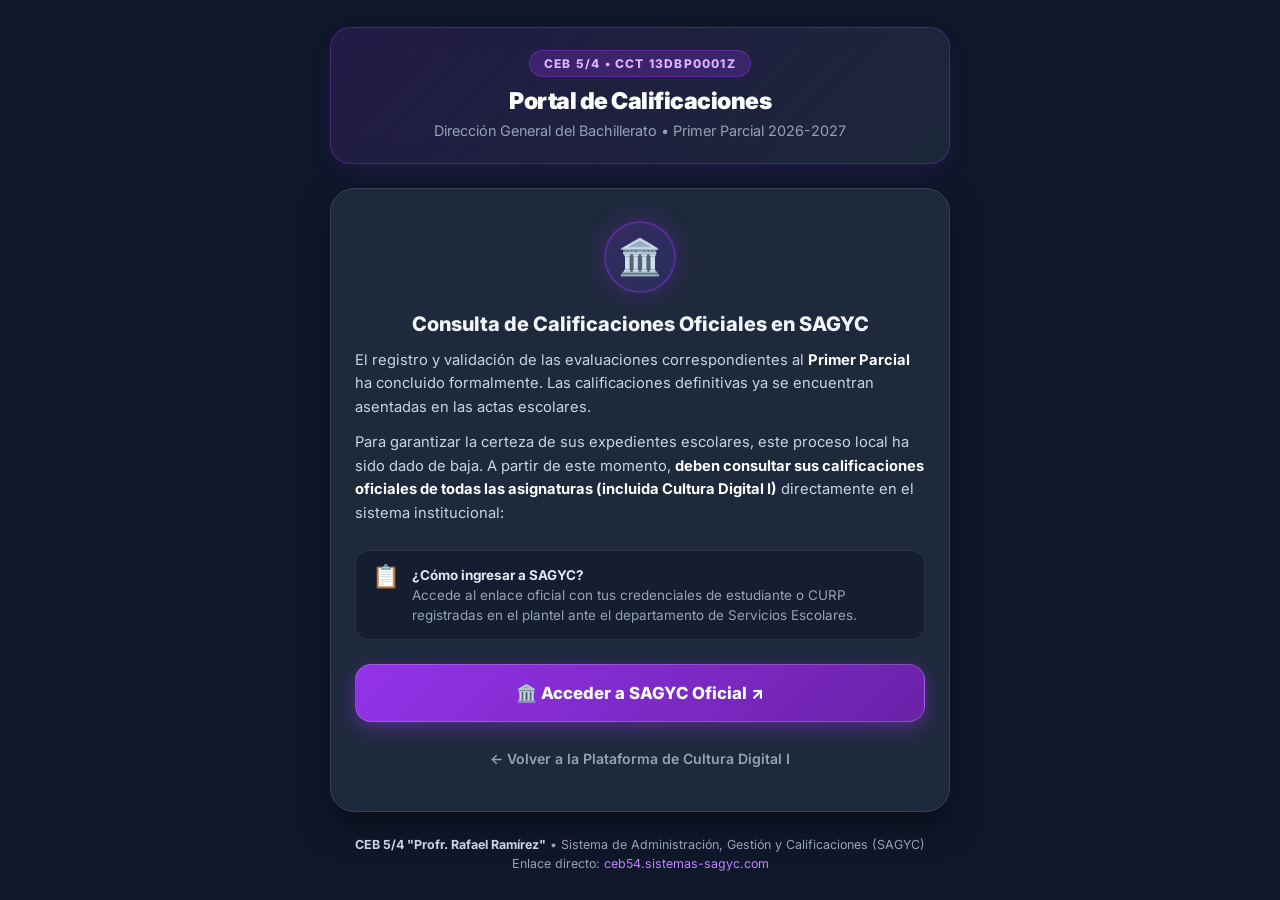
<file: calificaciones.html>
<!DOCTYPE html>
<html lang="es">
<head>
    <meta charset="UTF-8">
    <meta name="viewport" content="width=device-width, initial-scale=1.0, maximum-scale=1.0, user-scalable=no">
    <meta http-equiv="Cache-Control" content="no-cache, no-store, must-revalidate">
    <meta http-equiv="Pragma" content="no-cache">
    <meta http-equiv="Expires" content="0">
    <title>CEB 5/4 - Calificaciones Oficiales Primer Parcial</title>
    <link rel="preconnect" href="https://fonts.googleapis.com">
    <link rel="preconnect" href="https://fonts.gstatic.com" crossorigin>
    <link href="https://fonts.googleapis.com/css2?family=Inter:wght@300;400;500;600;700;800;900&display=swap" rel="stylesheet">
    <style>
        :root {
            --primary: #9333ea;
            --primary-dark: #7e22ce;
            --primary-light: #c084fc;
            --blue: #2563eb;
            --success: #10b981;
            --warning: #f59e0b;
            --bg-dark: #0f172a;
            --card-bg: #1e293b;
            --border: #334155;
            --text-main: #f8fafc;
            --text-muted: #94a3b8;
        }

        * {
            box-sizing: border-box;
            margin: 0;
            padding: 0;
            font-family: 'Inter', -apple-system, BlinkMacSystemFont, sans-serif;
            -webkit-tap-highlight-color: transparent;
        }

        body {
            background-color: var(--bg-dark);
            color: var(--text-main);
            min-height: 100vh;
            display: flex;
            flex-direction: column;
            align-items: center;
            justify-content: center;
            padding: 24px 16px;
        }

        .container {
            width: 100%;
            max-width: 620px;
            margin: 0 auto;
        }

        /* Header Institucional */
        .header-box {
            text-align: center;
            margin-bottom: 24px;
            padding: 22px 18px;
            background: linear-gradient(135deg, rgba(147, 51, 234, 0.15) 0%, rgba(30, 41, 59, 0.9) 100%);
            border: 1px solid rgba(147, 51, 234, 0.35);
            border-radius: 20px;
            box-shadow: 0 10px 30px -10px rgba(147, 51, 234, 0.2);
            backdrop-filter: blur(12px);
        }

        .school-badge {
            display: inline-block;
            background: rgba(147, 51, 234, 0.25);
            color: #d8b4fe;
            font-size: 0.75rem;
            font-weight: 800;
            letter-spacing: 1.2px;
            padding: 5px 14px;
            border-radius: 20px;
            text-transform: uppercase;
            margin-bottom: 10px;
            border: 1px solid rgba(147, 51, 234, 0.4);
        }

        .title {
            font-size: 1.45rem;
            font-weight: 900;
            color: #ffffff;
            margin-bottom: 6px;
            letter-spacing: -0.5px;
        }

        .subtitle {
            font-size: 0.9rem;
            color: var(--text-muted);
            line-height: 1.4;
        }

        /* Tarjeta Principal de Notificación */
        .card-notice {
            background: var(--card-bg);
            border: 1px solid var(--border);
            border-radius: 24px;
            padding: 32px 24px;
            box-shadow: 0 15px 35px -5px rgba(0, 0, 0, 0.5);
            text-align: center;
        }

        .icon-badge {
            width: 72px;
            height: 72px;
            margin: 0 auto 18px;
            background: linear-gradient(135deg, rgba(147, 51, 234, 0.2) 0%, rgba(79, 70, 229, 0.2) 100%);
            border: 2px solid rgba(147, 51, 234, 0.4);
            border-radius: 50%;
            display: flex;
            align-items: center;
            justify-content: center;
            font-size: 2.2rem;
            box-shadow: 0 0 25px rgba(147, 51, 234, 0.3);
        }

        .notice-title {
            font-size: 1.25rem;
            font-weight: 800;
            color: #f1f5f9;
            margin-bottom: 12px;
            line-height: 1.3;
        }

        .notice-desc {
            font-size: 0.92rem;
            color: #cbd5e1;
            line-height: 1.6;
            margin-bottom: 24px;
            text-align: left;
        }

        .notice-desc strong {
            color: #ffffff;
        }

        /* Banner de Transición */
        .info-pill {
            background: rgba(15, 23, 42, 0.6);
            border: 1px solid rgba(255, 255, 255, 0.08);
            border-radius: 14px;
            padding: 14px 16px;
            margin-bottom: 24px;
            text-align: left;
            display: flex;
            gap: 12px;
            align-items: flex-start;
        }

        .info-pill-icon {
            font-size: 1.4rem;
            line-height: 1;
        }

        .info-pill-text {
            font-size: 0.84rem;
            color: var(--text-muted);
            line-height: 1.5;
        }

        .info-pill-text strong {
            color: #e2e8f0;
        }

        /* Botón de Entrada SAGYC */
        .btn-sagyc {
            display: flex;
            align-items: center;
            justify-content: center;
            gap: 10px;
            width: 100%;
            background: linear-gradient(135deg, #9333ea 0%, #6b21a8 100%);
            color: #ffffff;
            text-decoration: none;
            padding: 18px 24px;
            border-radius: 16px;
            font-size: 1.05rem;
            font-weight: 800;
            box-shadow: 0 6px 20px rgba(147, 51, 234, 0.45);
            transition: all 0.2s ease;
            border: 1px solid rgba(255, 255, 255, 0.2);
            margin-bottom: 16px;
        }

        .btn-sagyc:hover {
            transform: translateY(-2px);
            box-shadow: 0 8px 25px rgba(147, 51, 234, 0.6);
            background: linear-gradient(135deg, #a855f7 0%, #7e22ce 100%);
        }

        .btn-sagyc:active {
            transform: translateY(1px);
        }

        /* Enlace de Regreso */
        .btn-back {
            display: inline-flex;
            align-items: center;
            justify-content: center;
            gap: 6px;
            width: 100%;
            background: transparent;
            color: var(--text-muted);
            text-decoration: none;
            font-size: 0.88rem;
            font-weight: 600;
            padding: 12px;
            border-radius: 12px;
            transition: color 0.2s, background 0.2s;
        }

        .btn-back:hover {
            color: #ffffff;
            background: rgba(255, 255, 255, 0.05);
        }

        /* Footer */
        .footer-note {
            text-align: center;
            font-size: 0.78rem;
            color: var(--text-muted);
            margin-top: 24px;
            line-height: 1.5;
        }

        .footer-note strong {
            color: #cbd5e1;
        }
    </style>
</head>
<body>

<div class="container">
    <!-- Header Institucional -->
    <div class="header-box">
        <span class="school-badge">CEB 5/4 • CCT 13DBP0001Z</span>
        <h1 class="title">Portal de Calificaciones</h1>
        <p class="subtitle">Dirección General del Bachillerato • Primer Parcial 2026-2027</p>
    </div>

    <!-- Tarjeta Principal de Notificación -->
    <div class="card-notice">
        <div class="icon-badge">🏛️</div>
        
        <h2 class="notice-title">Consulta de Calificaciones Oficiales en SAGYC</h2>
        
        <div class="notice-desc">
            <p style="margin-bottom: 12px;">
                El registro y validación de las evaluaciones correspondientes al <strong>Primer Parcial</strong> ha concluido formalmente. Las calificaciones definitivas ya se encuentran asentadas en las actas escolares.
            </p>
            <p>
                Para garantizar la certeza de sus expedientes escolares, este proceso local ha sido dado de baja. A partir de este momento, <strong>deben consultar sus calificaciones oficiales de todas las asignaturas (incluida Cultura Digital I)</strong> directamente en el sistema institucional:
            </p>
        </div>

        <div class="info-pill">
            <div class="info-pill-icon">📋</div>
            <div class="info-pill-text">
                <strong>¿Cómo ingresar a SAGYC?</strong><br>
                Accede al enlace oficial con tus credenciales de estudiante o CURP registradas en el plantel ante el departamento de Servicios Escolares.
            </div>
        </div>

        <!-- Botón de Enlace Oficial -->
        <a href="https://ceb54.sistemas-sagyc.com/" target="_blank" rel="noopener noreferrer" class="btn-sagyc">
            🏛️ Acceder a SAGYC Oficial ↗
        </a>

        <!-- Botón Volver -->
        <a href="index.html" class="btn-back">
            ← Volver a la Plataforma de Cultura Digital I
        </a>
    </div>

    <div class="footer-note">
        <strong>CEB 5/4 "Profr. Rafael Ramírez"</strong> • Sistema de Administración, Gestión y Calificaciones (SAGYC)<br>
        Enlace directo: <a href="https://ceb54.sistemas-sagyc.com/" target="_blank" rel="noopener noreferrer" style="color: var(--primary-light); text-decoration: none;">ceb54.sistemas-sagyc.com</a>
    </div>
</div>

</body>
</html>
</file>
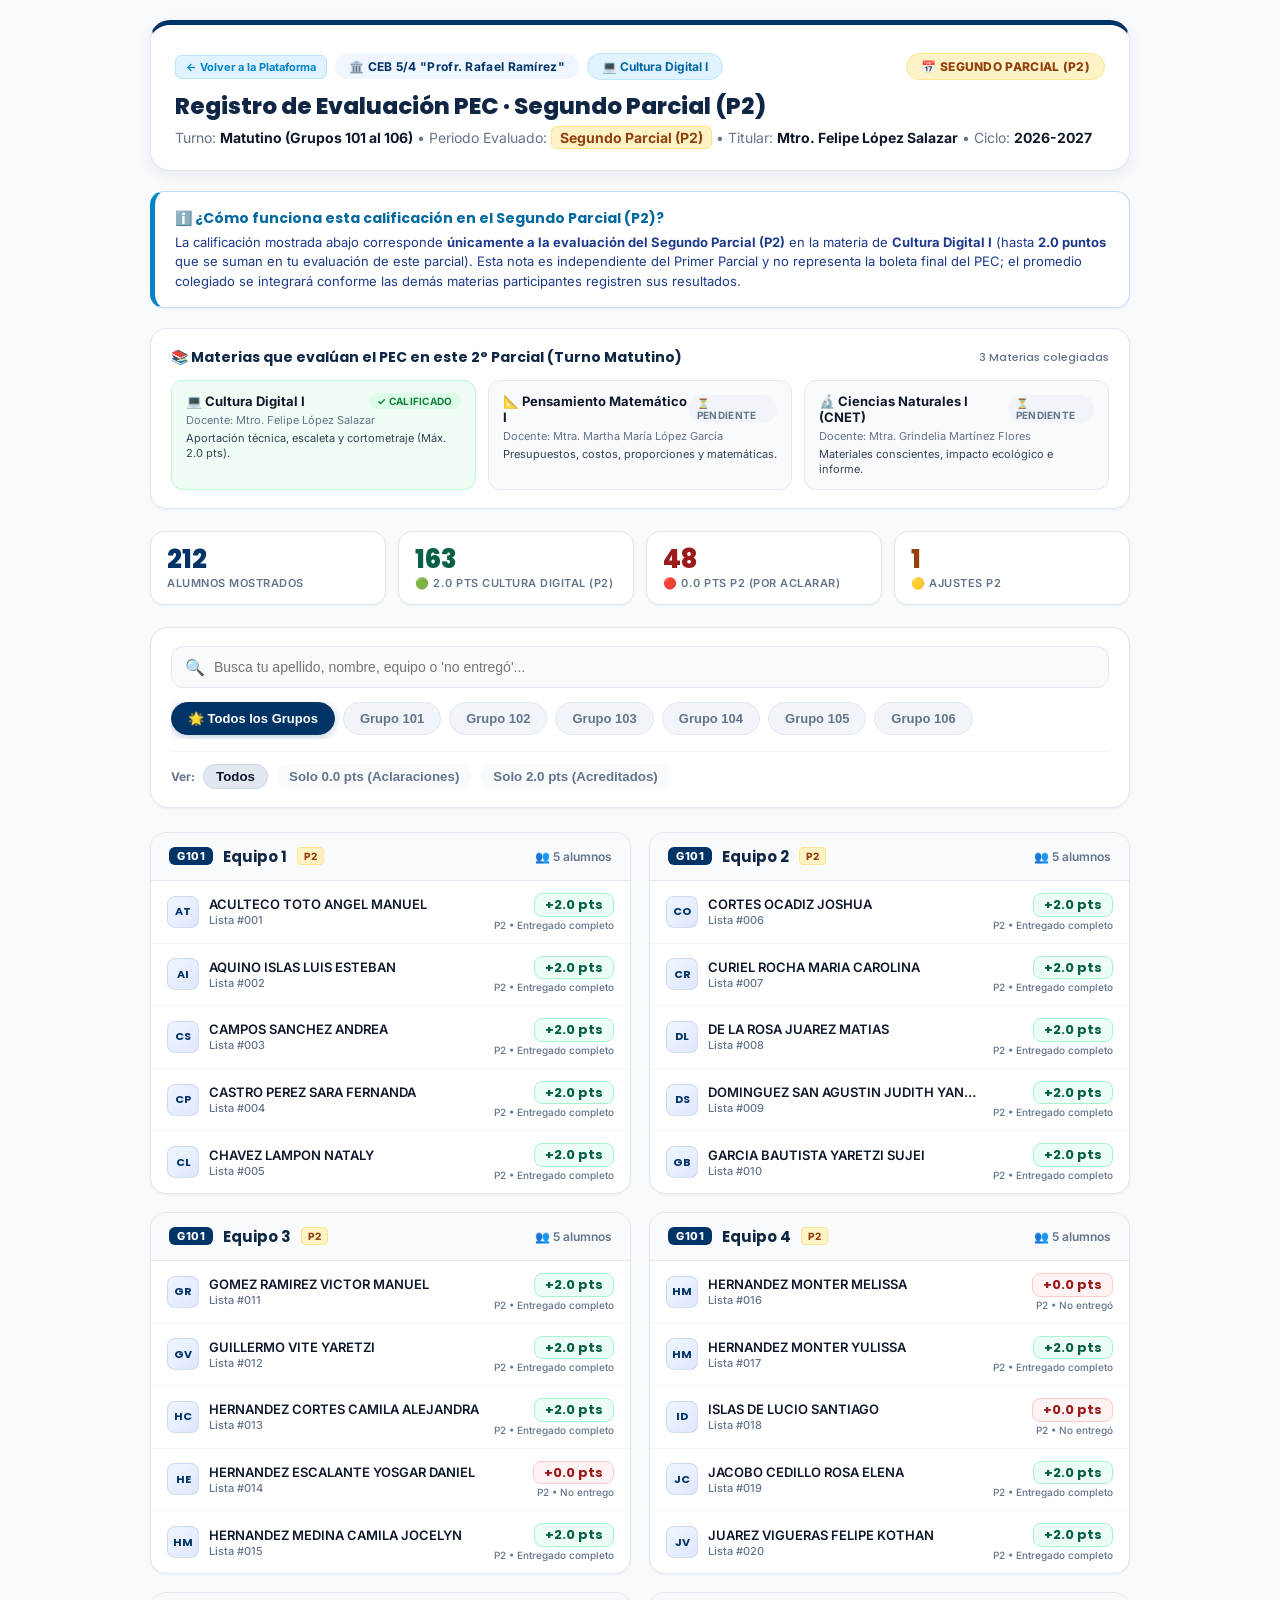
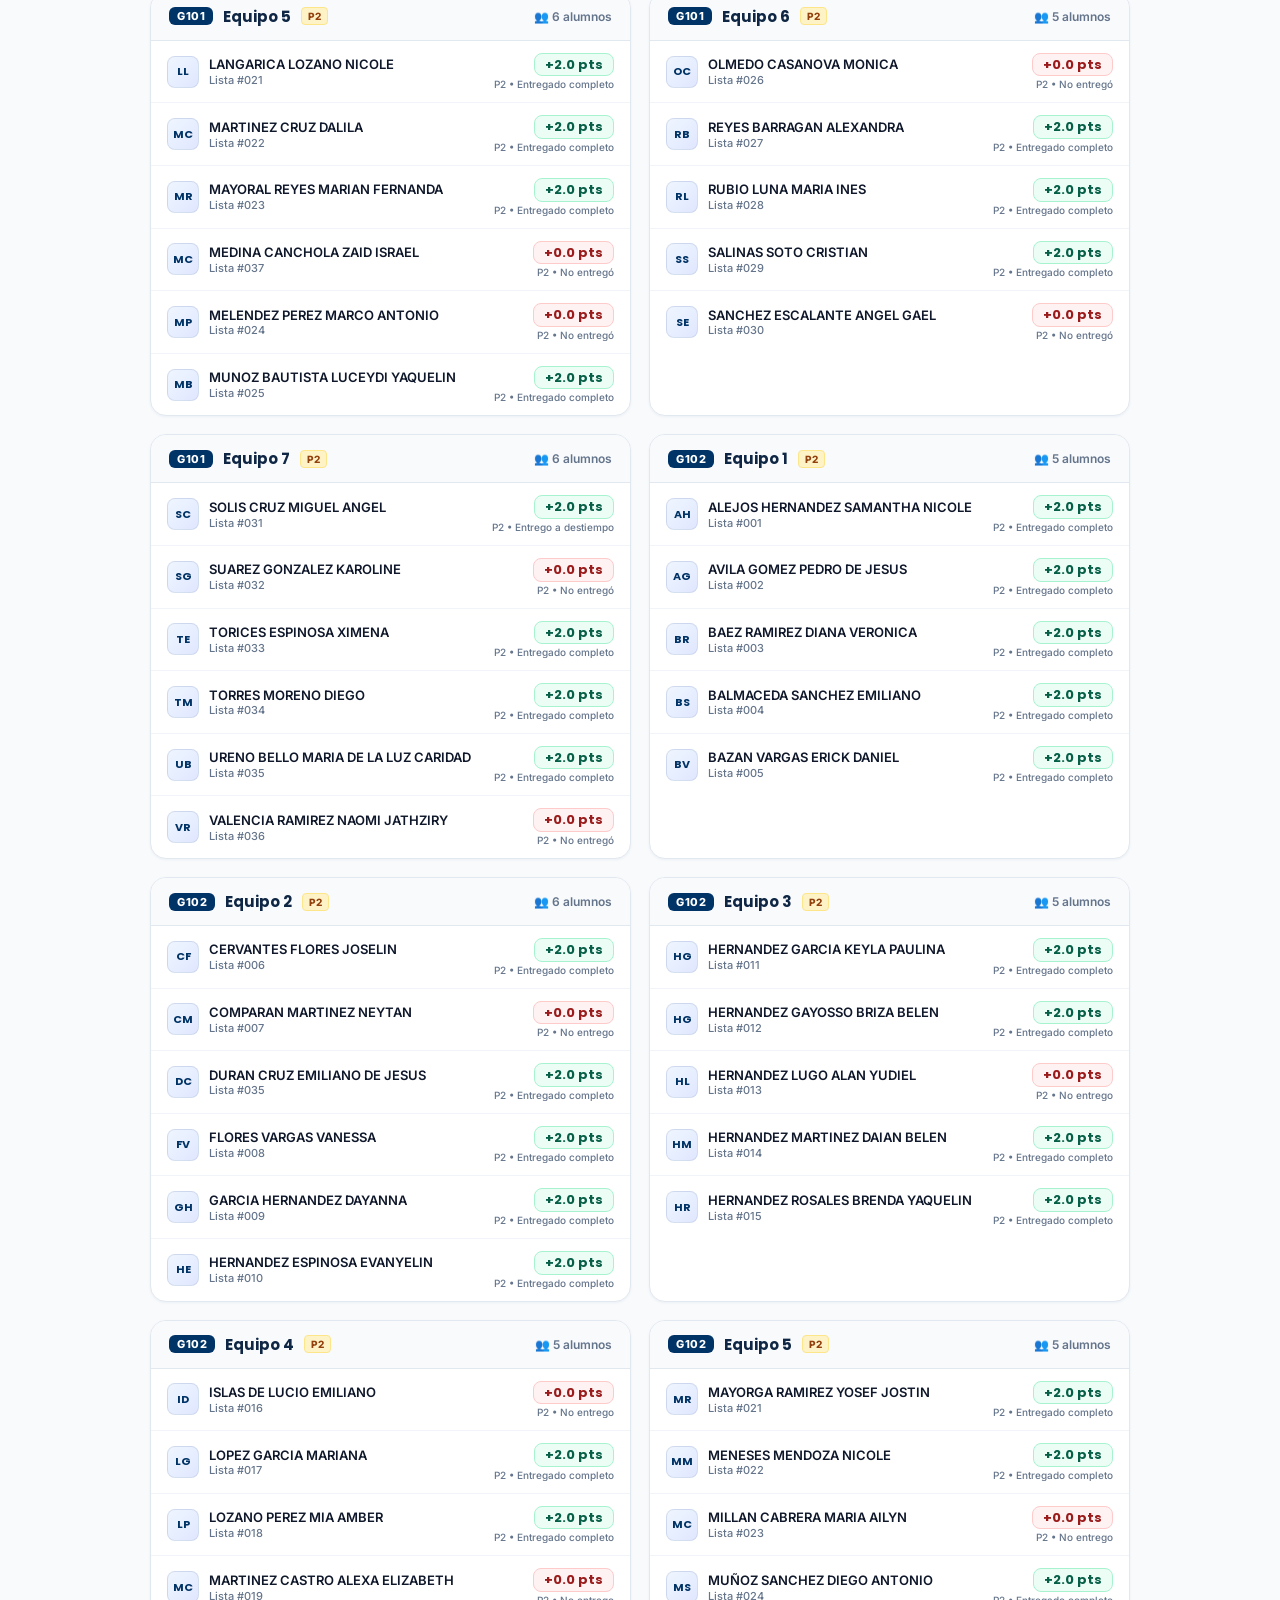
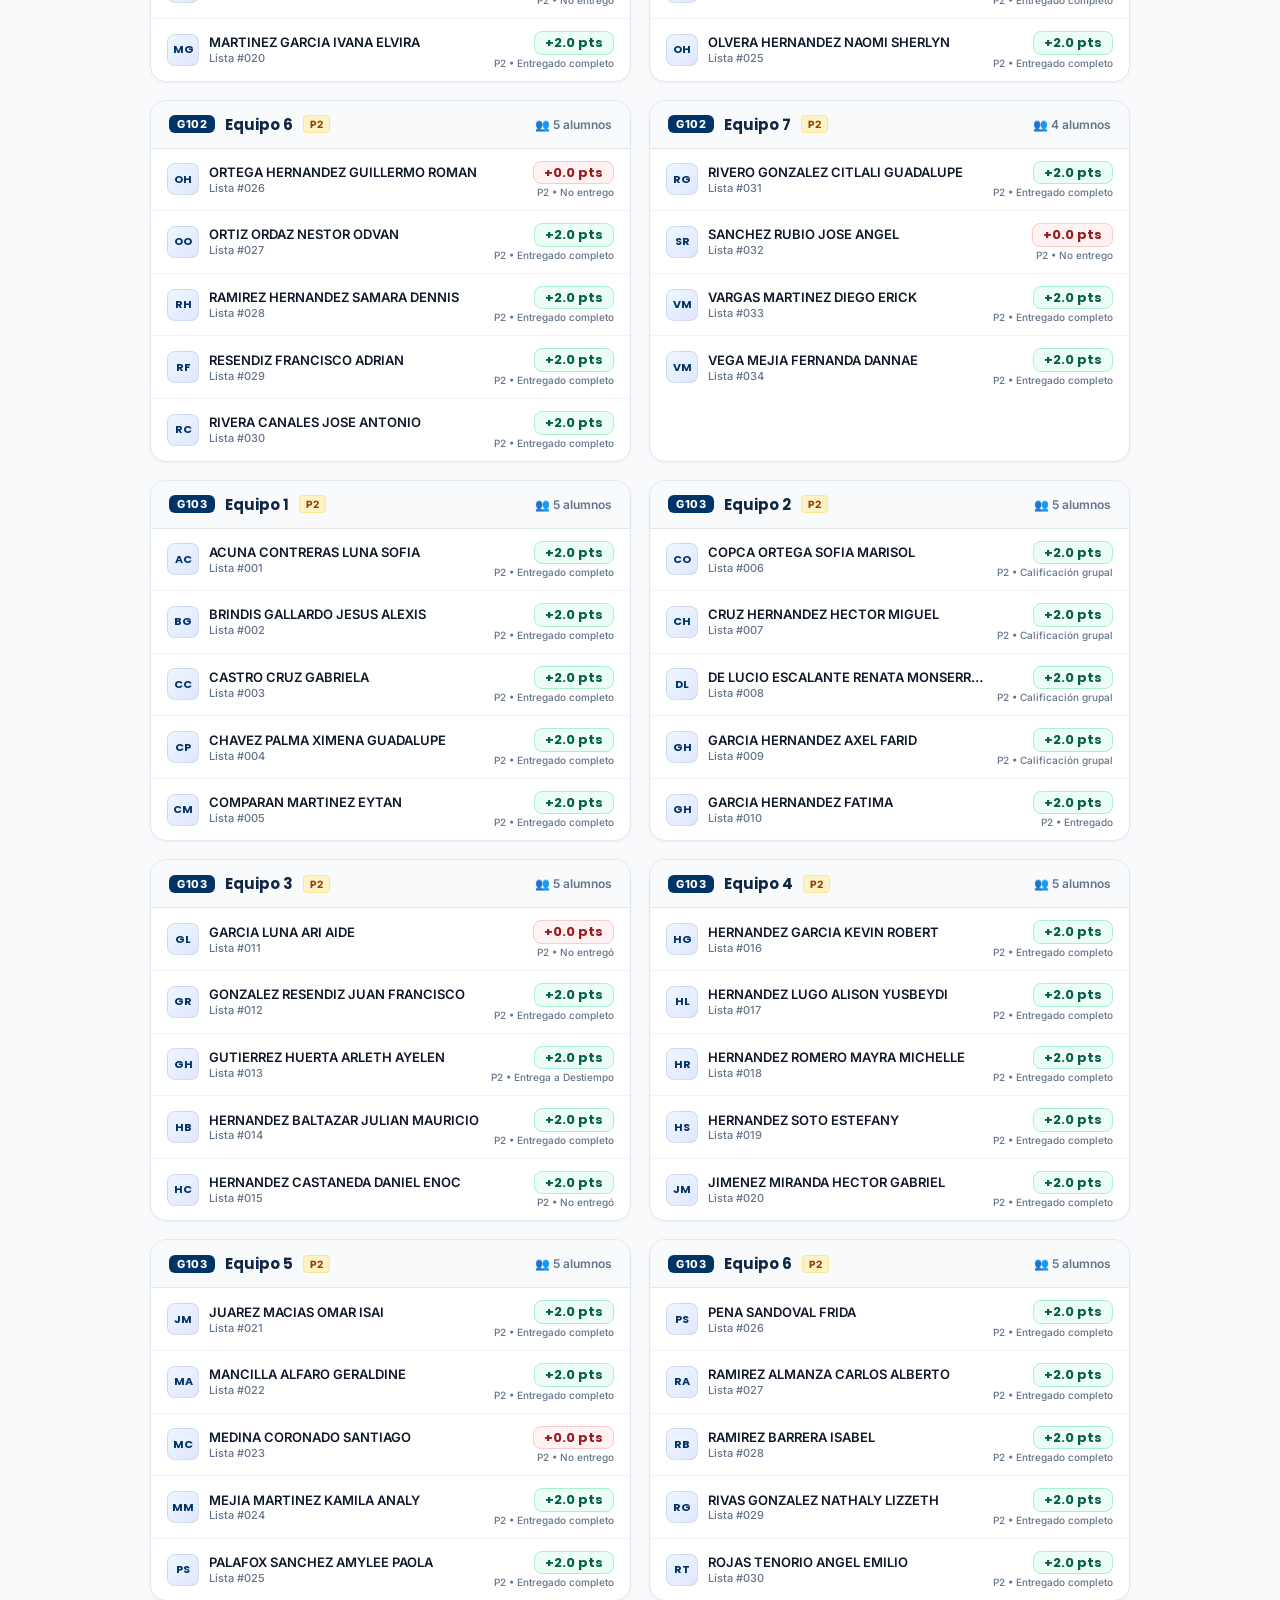
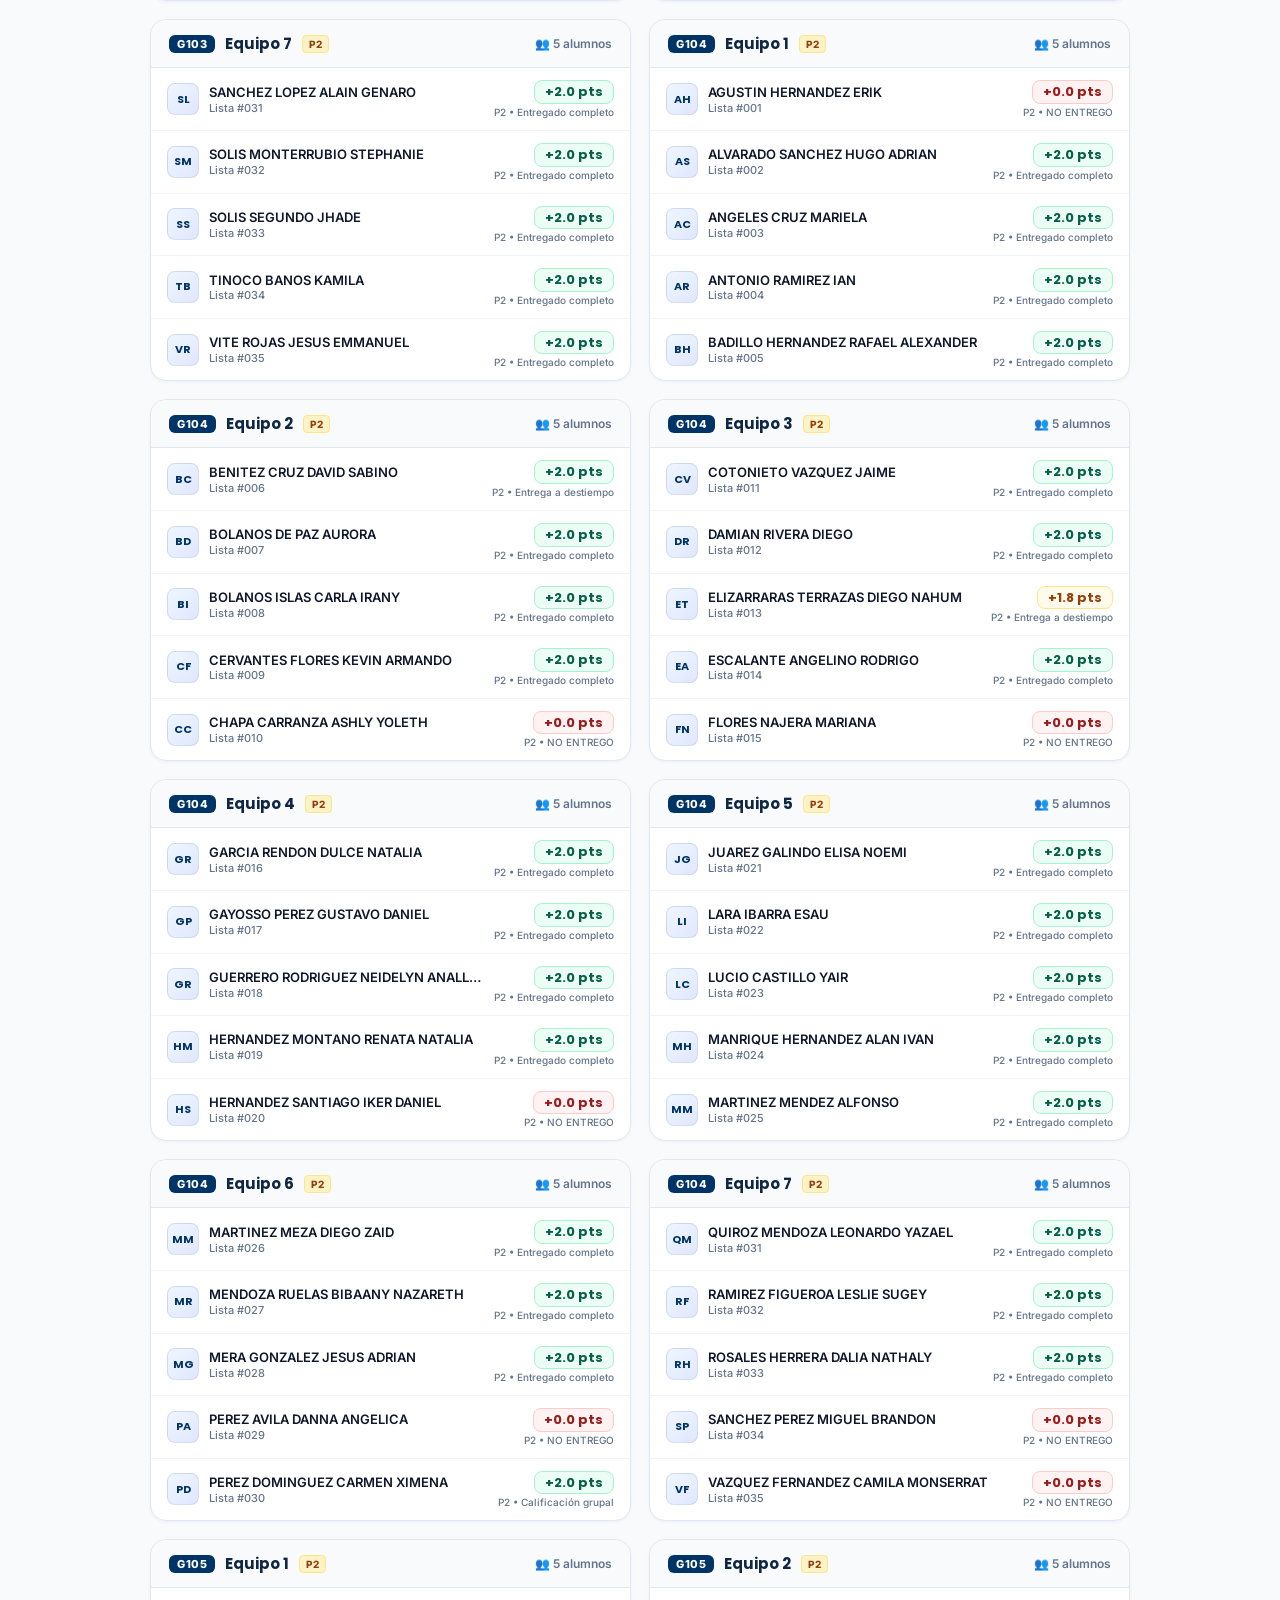
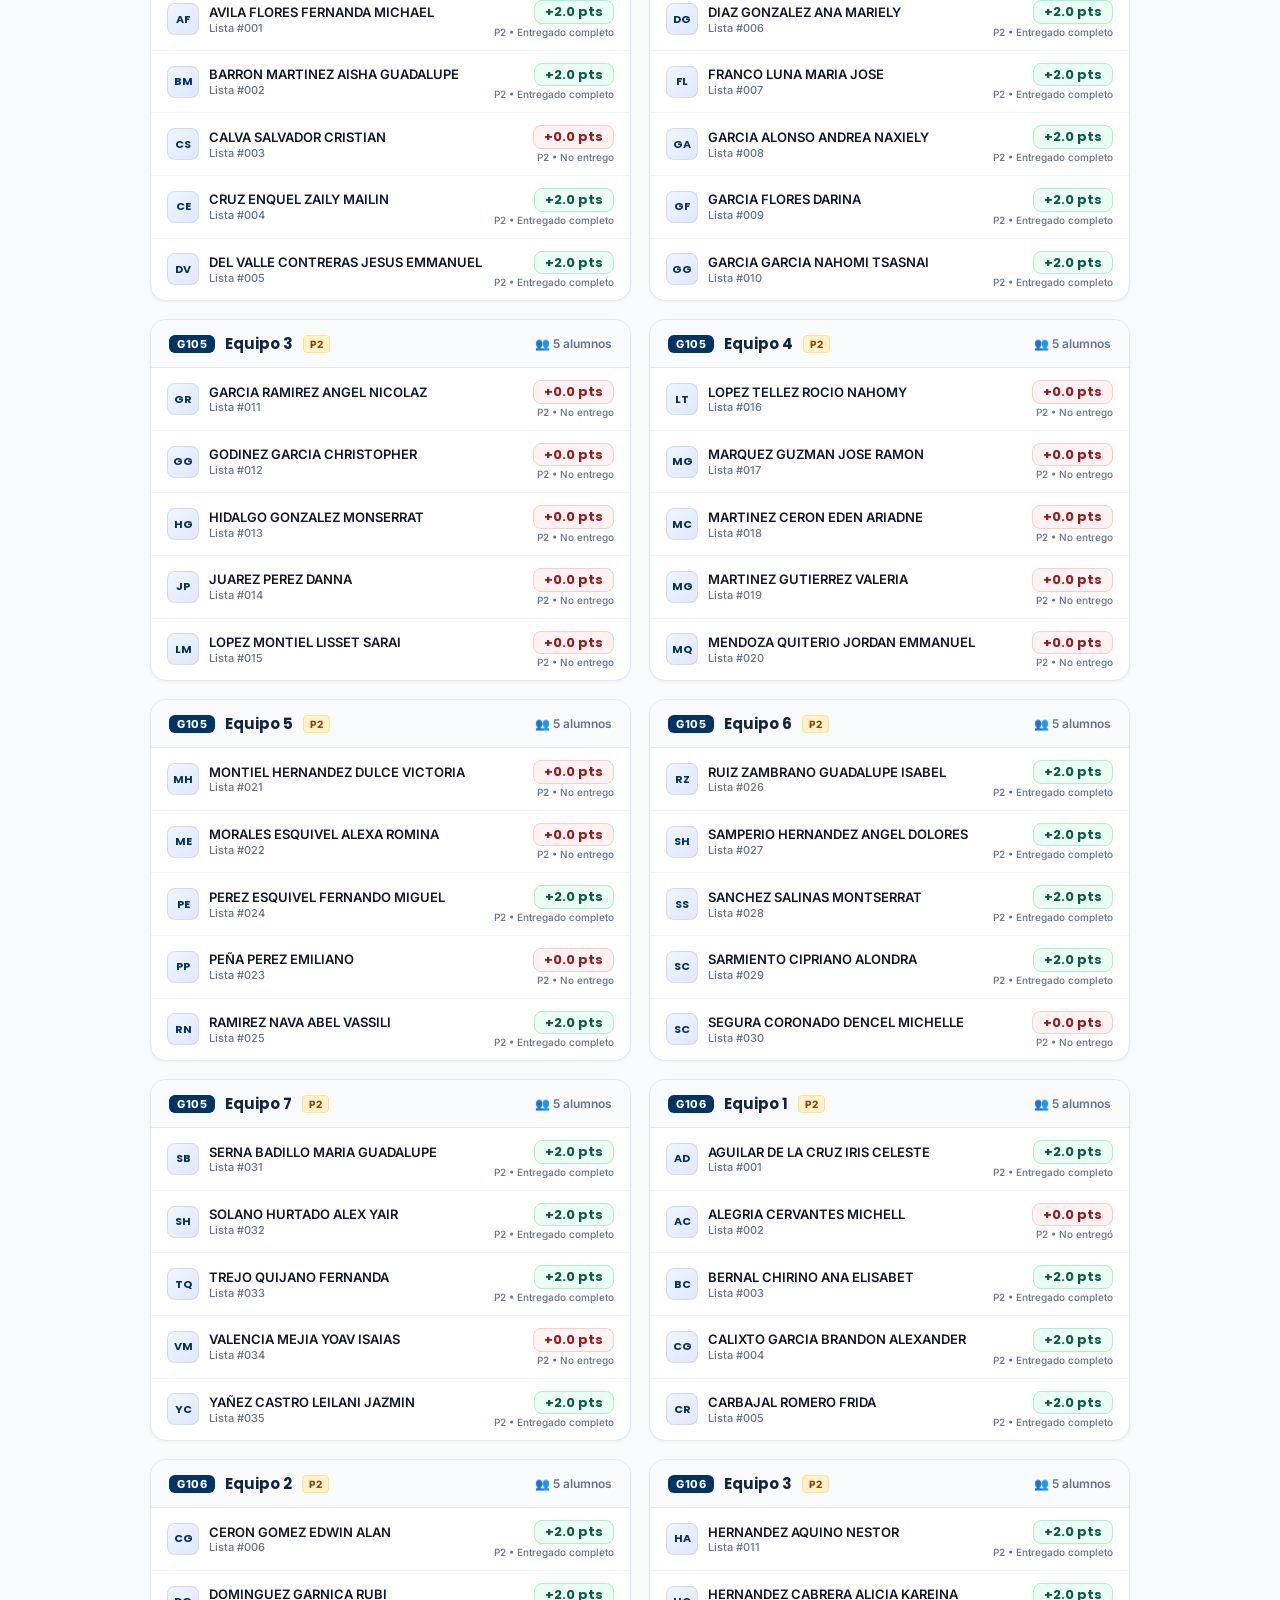
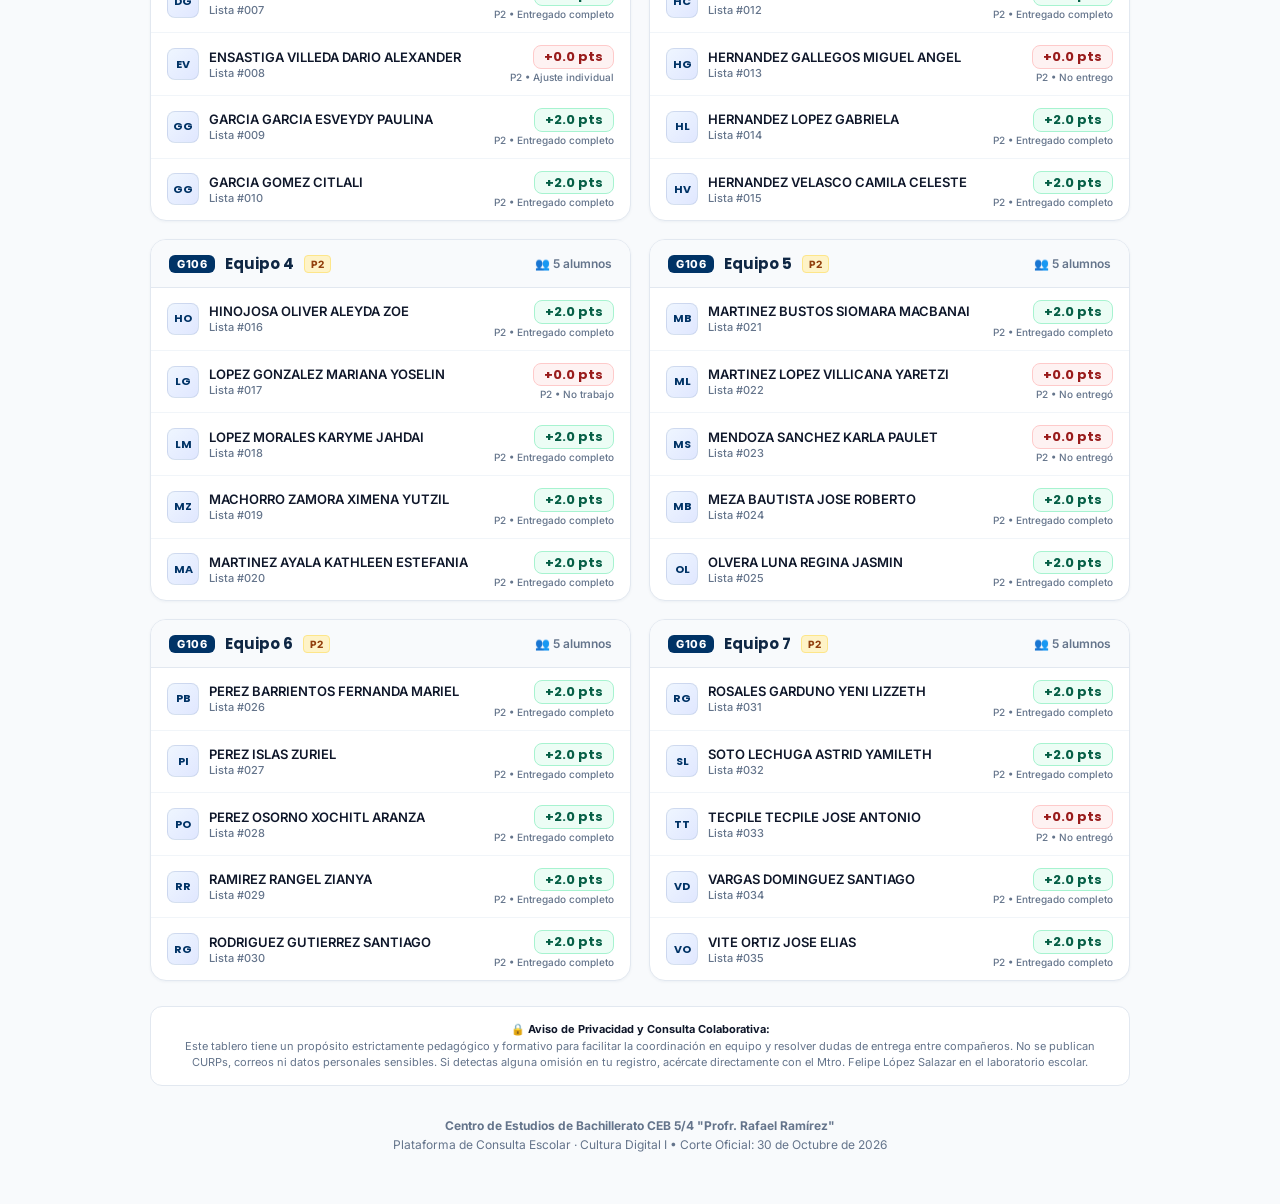
<file: pec.html>
<!DOCTYPE html>
<html lang="es">
<head>
    <meta charset="UTF-8">
    <meta name="viewport" content="width=device-width, initial-scale=1.0, maximum-scale=1.0, user-scalable=no">
    <title>CEB 5/4 · Cultura Digital I · Aportación PEC Parcial 2</title>
    <link rel="preconnect" href="https://fonts.googleapis.com">
    <link rel="preconnect" href="https://fonts.gstatic.com" crossorigin>
    <link href="https://fonts.googleapis.com/css2?family=Inter:wght@400;500;600;700&family=Poppins:wght@600;700;800&display=swap" rel="stylesheet">
    <style>
        :root {
            /* Paleta Institucional Cultura Digital CEB 5/4 */
            --ceb-blue: #003366;
            --ceb-blue-light: #eff6ff;
            --ceb-navy: #0f2744;
            --cd-cyan: #0284c7;
            --cd-cyan-light: #e0f2fe;
            
            --bg-page: #f8fafc;
            --card-bg: #ffffff;
            --border-subtle: #e2e8f0;
            --border-strong: #cbd5e1;
            
            --text-heading: #0f172a;
            --text-body: #334155;
            --text-muted: #64748b;
            --text-light: #94a3b8;
            
            /* Semáforo Académico */
            --success-text: #065f46;
            --success-bg: #ecfdf5;
            --success-border: #a7f3d0;
            
            --danger-text: #991b1b;
            --danger-bg: #fef2f2;
            --danger-border: #fecaca;
            
            --warning-text: #92400e;
            --warning-bg: #fffbeb;
            --warning-border: #fde68a;

            --shadow-sm: 0 1px 3px rgba(0, 51, 102, 0.05);
            --shadow-md: 0 4px 14px rgba(0, 51, 102, 0.08);
            --shadow-lg: 0 10px 25px rgba(0, 51, 102, 0.1);
        }

        * {
            box-sizing: border-box;
            margin: 0;
            padding: 0;
            -webkit-tap-highlight-color: transparent;
        }

        body {
            background-color: var(--bg-page);
            color: var(--text-body);
            font-family: 'Inter', -apple-system, BlinkMacSystemFont, sans-serif;
            min-height: 100vh;
            padding: 20px 14px 40px;
            display: flex;
            flex-direction: column;
            align-items: center;
        }

        .layout-wrapper {
            width: 100%;
            max-width: 980px;
        }

        /* CABECERA INSTITUCIONAL */
        .masthead {
            background: #ffffff;
            border: 1px solid var(--border-subtle);
            border-top: 5px solid var(--ceb-blue);
            border-radius: 20px;
            padding: 28px 24px 22px;
            margin-bottom: 20px;
            box-shadow: var(--shadow-md);
            position: relative;
            overflow: hidden;
        }

        .top-meta {
            display: flex;
            flex-wrap: wrap;
            align-items: center;
            justify-content: space-between;
            gap: 10px;
            margin-bottom: 12px;
        }

        .badge-ceb {
            display: inline-flex;
            align-items: center;
            gap: 6px;
            background: var(--ceb-blue-light);
            color: var(--ceb-blue);
            font-size: 12px;
            font-weight: 700;
            padding: 5px 14px;
            border-radius: 30px;
            letter-spacing: 0.3px;
        }

        .badge-subject {
            font-size: 12px;
            font-weight: 700;
            color: #0369a1;
            background: #e0f2fe;
            padding: 5px 14px;
            border-radius: 30px;
            border: 1px solid #bae6fd;
        }

        .badge-parcial {
            display: inline-flex;
            align-items: center;
            gap: 6px;
            background: #fef3c7;
            color: #92400e;
            font-size: 12px;
            font-weight: 800;
            padding: 5px 14px;
            border-radius: 30px;
            border: 1px solid #fde68a;
            letter-spacing: 0.3px;
        }

        .masthead h1 {
            font-family: 'Poppins', sans-serif;
            font-size: 23px;
            font-weight: 800;
            color: var(--ceb-navy);
            line-height: 1.25;
            margin-bottom: 6px;
        }

        .masthead .subtitle {
            font-size: 14px;
            color: var(--text-muted);
            line-height: 1.5;
        }

        .masthead .subtitle strong {
            color: var(--text-heading);
        }

        /* CLARIFICACIÓN METODOLÓGICA DEL PEC */
        .pec-explainer-card {
            background: #ffffff;
            border: 1px solid #bfdbfe;
            border-left: 5px solid var(--cd-cyan);
            border-radius: 14px;
            padding: 16px 20px;
            margin-bottom: 20px;
            box-shadow: var(--shadow-sm);
        }

        .pec-explainer-card h3 {
            font-family: 'Poppins', sans-serif;
            font-size: 14px;
            font-weight: 700;
            color: #0369a1;
            margin-bottom: 4px;
            display: flex;
            align-items: center;
            gap: 6px;
        }

        .pec-explainer-card p {
            font-size: 13px;
            color: #1e3a8a;
            line-height: 1.5;
        }

        /* MATERIAS PARTICIPANTES DEL 2DO PARCIAL */
        .subjects-section {
            background: #ffffff;
            border: 1px solid var(--border-subtle);
            border-radius: 16px;
            padding: 18px 20px;
            margin-bottom: 22px;
            box-shadow: var(--shadow-sm);
        }

        .subjects-section-title {
            font-family: 'Poppins', sans-serif;
            font-size: 14px;
            font-weight: 700;
            color: var(--ceb-navy);
            margin-bottom: 12px;
            display: flex;
            justify-content: space-between;
            align-items: center;
        }

        .subjects-grid {
            display: grid;
            grid-template-columns: repeat(auto-fit, minmax(240px, 1fr));
            gap: 12px;
        }

        .subject-box {
            background: #f8fafc;
            border: 1px solid var(--border-subtle);
            border-radius: 12px;
            padding: 12px 14px;
            position: relative;
        }

        .subject-box.active-subject {
            background: #f0fdf4;
            border-color: #bbf7d0;
        }

        .subject-head {
            display: flex;
            align-items: center;
            justify-content: space-between;
            margin-bottom: 4px;
        }

        .subject-title {
            font-size: 13px;
            font-weight: 700;
            color: var(--text-heading);
            display: flex;
            align-items: center;
            gap: 6px;
        }

        .status-tag {
            font-size: 10px;
            font-weight: 700;
            padding: 2px 8px;
            border-radius: 20px;
            text-transform: uppercase;
            letter-spacing: 0.3px;
        }

        .status-tag.done {
            background: #dcfce7;
            color: #15803d;
        }

        .status-tag.pending {
            background: #f1f5f9;
            color: var(--text-muted);
        }

        .subject-teacher {
            font-size: 11px;
            color: var(--text-muted);
            margin-bottom: 4px;
        }

        .subject-desc {
            font-size: 11px;
            color: var(--text-body);
            line-height: 1.35;
        }

        /* METRICAS DE RESUMEN */
        .kpi-row {
            display: grid;
            grid-template-columns: repeat(auto-fit, minmax(140px, 1fr));
            gap: 12px;
            margin-bottom: 22px;
        }

        .kpi-box {
            background: #ffffff;
            border: 1px solid var(--border-subtle);
            border-radius: 14px;
            padding: 14px 16px;
            text-align: left;
            box-shadow: var(--shadow-sm);
        }

        .kpi-value {
            font-family: 'Poppins', sans-serif;
            font-size: 26px;
            font-weight: 800;
            line-height: 1;
            margin-bottom: 4px;
        }

        .kpi-label {
            font-size: 11px;
            font-weight: 600;
            color: var(--text-muted);
            text-transform: uppercase;
            letter-spacing: 0.5px;
        }

        /* PANEL DE FILTROS Y BÚSQUEDA */
        .control-panel {
            background: #ffffff;
            border: 1px solid var(--border-subtle);
            border-radius: 18px;
            padding: 18px 20px;
            margin-bottom: 24px;
            box-shadow: var(--shadow-sm);
        }

        .search-field-wrap {
            position: relative;
            margin-bottom: 14px;
        }

        .search-field-wrap input {
            width: 100%;
            background: #f8fafc;
            border: 1.5px solid var(--border-subtle);
            border-radius: 12px;
            padding: 12px 16px 12px 42px;
            font-size: 14px;
            color: var(--text-heading);
            font-weight: 500;
            outline: none;
            transition: all 0.2s;
        }

        .search-field-wrap input:focus {
            background: #ffffff;
            border-color: var(--cd-cyan);
            box-shadow: 0 0 0 4px rgba(2, 132, 199, 0.12);
        }

        .search-field-wrap .icon-lupa {
            position: absolute;
            left: 14px;
            top: 50%;
            transform: translateY(-50%);
            color: var(--text-light);
            font-size: 16px;
            pointer-events: none;
        }

        .group-nav {
            display: flex;
            align-items: center;
            gap: 8px;
            overflow-x: auto;
            padding-bottom: 4px;
            scrollbar-width: none;
        }

        .group-nav::-webkit-scrollbar {
            display: none;
        }

        .group-pill {
            background: #f1f5f9;
            border: 1px solid var(--border-subtle);
            color: var(--text-muted);
            padding: 8px 16px;
            border-radius: 30px;
            font-size: 13px;
            font-weight: 600;
            cursor: pointer;
            white-space: nowrap;
            transition: all 0.15s ease-in-out;
        }

        .group-pill:hover {
            background: #e2e8f0;
            color: var(--text-heading);
        }

        .group-pill.active {
            background: var(--ceb-blue);
            color: #ffffff;
            border-color: var(--ceb-blue);
            box-shadow: 0 2px 8px rgba(0, 51, 102, 0.25);
        }

        .quick-status-filter {
            display: flex;
            flex-wrap: wrap;
            gap: 8px;
            margin-top: 12px;
            padding-top: 12px;
            border-top: 1px solid #f1f5f9;
            font-size: 12px;
        }

        .status-chip {
            padding: 4px 12px;
            border-radius: 20px;
            font-weight: 600;
            cursor: pointer;
            border: 1px solid transparent;
            background: #f8fafc;
            color: var(--text-muted);
        }

        .status-chip.active {
            background: #e2e8f0;
            color: var(--text-heading);
            border-color: var(--border-strong);
        }

        /* LISTADO DE EQUIPOS EN TARJETAS LIMPIAS */
        .teams-grid {
            display: grid;
            grid-template-columns: 1fr;
            gap: 18px;
        }

        @media (min-width: 768px) {
            .teams-grid {
                grid-template-columns: repeat(2, 1fr);
            }
        }

        .team-card {
            background: #ffffff;
            border: 1px solid var(--border-subtle);
            border-radius: 16px;
            overflow: hidden;
            box-shadow: var(--shadow-sm);
            transition: transform 0.2s, box-shadow 0.2s;
            display: flex;
            flex-direction: column;
        }

        .team-card:hover {
            box-shadow: var(--shadow-md);
            transform: translateY(-2px);
        }

        .team-card-header {
            background: #f8fafc;
            border-bottom: 1px solid var(--border-subtle);
            padding: 12px 18px;
            display: flex;
            align-items: center;
            justify-content: space-between;
        }

        .team-card-title {
            display: flex;
            align-items: center;
            gap: 10px;
        }

        .pill-group-tag {
            background: var(--ceb-blue);
            color: #ffffff;
            font-size: 11px;
            font-weight: 800;
            padding: 2px 8px;
            border-radius: 6px;
            letter-spacing: 0.5px;
        }

        .team-card-title h2 {
            font-family: 'Poppins', sans-serif;
            font-size: 15px;
            font-weight: 700;
            color: var(--ceb-navy);
        }

        .team-card-count {
            font-size: 12px;
            color: var(--text-muted);
            font-weight: 600;
        }

        .student-row {
            padding: 12px 16px;
            border-bottom: 1px solid #f1f5f9;
            display: flex;
            align-items: center;
            justify-content: space-between;
            gap: 12px;
            transition: background 0.15s;
        }

        .student-row:last-child {
            border-bottom: none;
        }

        .student-row:hover {
            background: #fcfdfe;
        }

        .student-left {
            display: flex;
            align-items: center;
            gap: 10px;
            min-width: 0;
            flex: 1;
        }

        .avatar-initials {
            width: 32px;
            height: 32px;
            border-radius: 8px;
            background: linear-gradient(135deg, var(--ceb-blue-light) 0%, #e0e7ff 100%);
            color: var(--ceb-blue);
            font-family: 'Poppins', sans-serif;
            font-size: 11px;
            font-weight: 700;
            display: flex;
            align-items: center;
            justify-content: center;
            flex-shrink: 0;
            border: 1px solid rgba(0, 51, 102, 0.1);
        }

        .student-meta {
            min-width: 0;
        }

        .student-fullname {
            font-size: 13px;
            font-weight: 600;
            color: var(--text-heading);
            white-space: nowrap;
            overflow: hidden;
            text-overflow: ellipsis;
            line-height: 1.3;
        }

        .student-id {
            font-size: 11px;
            color: var(--text-muted);
            font-weight: 500;
        }

        .student-right {
            text-align: right;
            flex-shrink: 0;
        }

        .grade-chip {
            display: inline-block;
            font-family: 'Poppins', sans-serif;
            font-size: 13px;
            font-weight: 700;
            padding: 3px 10px;
            border-radius: 8px;
            line-height: 1.2;
            border: 1px solid transparent;
        }

        .grade-chip.success {
            background: var(--success-bg);
            color: var(--success-text);
            border-color: var(--success-border);
        }

        .grade-chip.danger {
            background: var(--danger-bg);
            color: var(--danger-text);
            border-color: var(--danger-border);
        }

        .grade-chip.warning {
            background: var(--warning-bg);
            color: var(--warning-text);
            border-color: var(--warning-border);
        }

        .reason-caption {
            display: block;
            font-size: 10px;
            font-weight: 500;
            color: var(--text-muted);
            margin-top: 2px;
            max-width: 140px;
            white-space: nowrap;
            overflow: hidden;
            text-overflow: ellipsis;
        }

        .empty-indicator {
            grid-column: 1 / -1;
            text-align: center;
            padding: 50px 20px;
            background: #ffffff;
            border: 2px dashed var(--border-subtle);
            border-radius: 18px;
            color: var(--text-muted);
        }

        .empty-indicator h3 {
            font-family: 'Poppins', sans-serif;
            color: var(--text-heading);
            font-size: 16px;
            margin-bottom: 6px;
        }

        /* PIE DE PÁGINA Y AVISO DE PRIVACIDAD */
        .privacy-box {
            background: #ffffff;
            border: 1px solid var(--border-subtle);
            border-radius: 12px;
            padding: 14px 18px;
            margin-top: 25px;
            font-size: 11px;
            color: var(--text-muted);
            line-height: 1.5;
            text-align: center;
        }

        .privacy-box strong {
            color: var(--text-heading);
        }

        .colophon {
            text-align: center;
            margin-top: 20px;
            padding: 10px;
            font-size: 12px;
            color: var(--text-muted);
            line-height: 1.6;
        }
    </style>
</head>
<body>
    <div class="layout-wrapper">
        <!-- MASTHEAD INSTITUCIONAL -->
        <header class="masthead">
            <div class="top-meta">
                <div style="display: flex; flex-wrap: wrap; gap: 8px; align-items: center;">
                    <a href="index.html" style="text-decoration: none; display: inline-flex; align-items: center; gap: 4px; font-size: 11px; font-weight: 700; color: #0284c7; background: #e0f2fe; padding: 4px 10px; border-radius: 6px; border: 1px solid #bae6fd;">
                        ← Volver a la Plataforma
                    </a>
                    <span class="badge-ceb">🏛️ CEB 5/4 "Profr. Rafael Ramírez"</span>
                    <span class="badge-subject">💻 Cultura Digital I</span>
                </div>
                <span class="badge-parcial">📅 SEGUNDO PARCIAL (P2)</span>
            </div>
            <h1>Registro de Evaluación PEC · Segundo Parcial (P2)</h1>
            <p class="subtitle">
                Turno: <strong>Matutino (Grupos 101 al 106)</strong> &bull; Periodo Evaluado: <strong style="color: #92400e; background: #fef3c7; padding: 2px 8px; border-radius: 6px; border: 1px solid #fde68a;">Segundo Parcial (P2)</strong> &bull; Titular: <strong>Mtro. Felipe López Salazar</strong> &bull; Ciclo: <strong>2026-2027</strong>
            </p>
        </header>

        <!-- CLARIFICACIÓN: SÓLO CULTURA DIGITAL I -->
        <div class="pec-explainer-card">
            <h3>ℹ️ ¿Cómo funciona esta calificación en el Segundo Parcial (P2)?</h3>
            <p>
                La calificación mostrada abajo corresponde <strong>únicamente a la evaluación del Segundo Parcial (P2)</strong> en la materia de <strong>Cultura Digital I</strong> (hasta <strong>2.0 puntos</strong> que se suman en tu evaluación de este parcial). Esta nota es independiente del Primer Parcial y no representa la boleta final del PEC; el promedio colegiado se integrará conforme las demás materias participantes registren sus resultados.
            </p>
        </div>

        <!-- MATERIAS PARTICIPANTES DEL SEGUNDO PARCIAL -->
        <section class="subjects-section">
            <div class="subjects-section-title">
                <span>📚 Materias que evalúan el PEC en este 2° Parcial (Turno Matutino)</span>
                <span style="font-size: 11px; font-weight: 500; color: var(--text-muted);">3 Materias colegiadas</span>
            </div>
            <div class="subjects-grid">
                <div class="subject-box active-subject">
                    <div class="subject-head">
                        <span class="subject-title">💻 Cultura Digital I</span>
                        <span class="status-tag done">✓ Calificado</span>
                    </div>
                    <div class="subject-teacher">Docente: Mtro. Felipe López Salazar</div>
                    <div class="subject-desc">Aportación técnica, escaleta y cortometraje (Máx. 2.0 pts).</div>
                </div>

                <div class="subject-box">
                    <div class="subject-head">
                        <span class="subject-title">📐 Pensamiento Matemático I</span>
                        <span class="status-tag pending">⏳ Pendiente</span>
                    </div>
                    <div class="subject-teacher">Docente: Mtra. Martha María López García</div>
                    <div class="subject-desc">Presupuestos, costos, proporciones y matemáticas.</div>
                </div>

                <div class="subject-box">
                    <div class="subject-head">
                        <span class="subject-title">🔬 Ciencias Naturales I (CNET)</span>
                        <span class="status-tag pending">⏳ Pendiente</span>
                    </div>
                    <div class="subject-teacher">Docente: Mtra. Grindelia Martínez Flores</div>
                    <div class="subject-desc">Materiales conscientes, impacto ecológico e informe.</div>
                </div>
            </div>
        </section>

        <!-- KPI METRICS -->
        <section class="kpi-row">
            <div class="kpi-box">
                <div class="kpi-value" style="color: var(--ceb-blue);" id="kpiTotal">--</div>
                <div class="kpi-label">Alumnos Mostrados</div>
            </div>
            <div class="kpi-box">
                <div class="kpi-value" style="color: var(--success-text);" id="kpiSuccess">--</div>
                <div class="kpi-label">🟢 2.0 pts Cultura Digital (P2)</div>
            </div>
            <div class="kpi-box">
                <div class="kpi-value" style="color: var(--danger-text);" id="kpiDanger">--</div>
                <div class="kpi-label">🔴 0.0 pts P2 (Por aclarar)</div>
            </div>
            <div class="kpi-box">
                <div class="kpi-value" style="color: var(--warning-text);" id="kpiWarning">--</div>
                <div class="kpi-label">🟡 Ajustes P2</div>
            </div>
        </section>

        <!-- PANEL DE CONTROL (FILTROS) -->
        <section class="control-panel">
            <div class="search-field-wrap">
                <span class="icon-lupa">🔍</span>
                <input type="text" id="filterSearch" placeholder="Busca tu apellido, nombre, equipo o 'no entregó'..." autocomplete="off">
            </div>

            <nav class="group-nav" id="filterGroups">
                <button class="group-pill active" data-grp="ALL">🌟 Todos los Grupos</button>
                <button class="group-pill" data-grp="M101">Grupo 101</button>
                <button class="group-pill" data-grp="M102">Grupo 102</button>
                <button class="group-pill" data-grp="M103">Grupo 103</button>
                <button class="group-pill" data-grp="M104">Grupo 104</button>
                <button class="group-pill" data-grp="M105">Grupo 105</button>
                <button class="group-pill" data-grp="M106">Grupo 106</button>
            </nav>

            <div class="quick-status-filter" id="statusFilterBar">
                <span style="font-weight: 700; color: var(--text-muted); align-self: center;">Ver:</span>
                <button class="status-chip active" data-status="ALL">Todos</button>
                <button class="status-chip" data-status="0">Solo 0.0 pts (Aclaraciones)</button>
                <button class="status-chip" data-status="2">Solo 2.0 pts (Acreditados)</button>
            </div>
        </section>

        <!-- CONTENEDOR DE TARJETAS -->
        <main class="teams-grid" id="teamsDisplay"></main>

        <!-- AVISO DE PRIVACIDAD Y COLOPHON -->
        <div class="privacy-box">
            🔒 <strong>Aviso de Privacidad y Consulta Colaborativa:</strong><br>
            Este tablero tiene un propósito estrictamente pedagógico y formativo para facilitar la coordinación en equipo y resolver dudas de entrega entre compañeros. No se publican CURPs, correos ni datos personales sensibles. Si detectas alguna omisión en tu registro, acércate directamente con el Mtro. Felipe López Salazar en el laboratorio escolar.
        </div>

        <footer class="colophon">
            <strong>Centro de Estudios de Bachillerato CEB 5/4 "Profr. Rafael Ramírez"</strong><br>
            Plataforma de Consulta Escolar · Cultura Digital I &bull; Corte Oficial: 30 de Octubre de 2026
        </footer>
    </div>

    <script>
        const TEAMS_SOURCE = [{"grupo": "M101", "grupo_num": "101", "equipo_id": "EQ-M101-EQUIPO-1", "equipo_nombre": "Equipo 1", "base_score": 2.0, "integrantes": [{"alumno": "ACULTECO TOTO ANGEL MANUEL", "clave_corta": "Lista #001", "iniciales": "AT", "calificacion_cd": 2.0, "calificacion_num": 2.0, "motivo": "Entregado completo", "tipo_calif": "ajuste", "badge_type": "success"}, {"alumno": "AQUINO ISLAS LUIS ESTEBAN", "clave_corta": "Lista #002", "iniciales": "AI", "calificacion_cd": 2.0, "calificacion_num": 2.0, "motivo": "Entregado completo", "tipo_calif": "ajuste", "badge_type": "success"}, {"alumno": "CAMPOS SANCHEZ ANDREA", "clave_corta": "Lista #003", "iniciales": "CS", "calificacion_cd": 2.0, "calificacion_num": 2.0, "motivo": "Entregado completo", "tipo_calif": "ajuste", "badge_type": "success"}, {"alumno": "CASTRO PEREZ SARA FERNANDA", "clave_corta": "Lista #004", "iniciales": "CP", "calificacion_cd": 2.0, "calificacion_num": 2.0, "motivo": "Entregado completo", "tipo_calif": "ajuste", "badge_type": "success"}, {"alumno": "CHAVEZ LAMPON NATALY", "clave_corta": "Lista #005", "iniciales": "CL", "calificacion_cd": 2.0, "calificacion_num": 2.0, "motivo": "Entregado completo", "tipo_calif": "ajuste", "badge_type": "success"}]}, {"grupo": "M101", "grupo_num": "101", "equipo_id": "EQ-M101-EQUIPO-2", "equipo_nombre": "Equipo 2", "base_score": 2.0, "integrantes": [{"alumno": "CORTES OCADIZ JOSHUA", "clave_corta": "Lista #006", "iniciales": "CO", "calificacion_cd": 2.0, "calificacion_num": 2.0, "motivo": "Entregado completo", "tipo_calif": "ajuste", "badge_type": "success"}, {"alumno": "CURIEL ROCHA MARIA CAROLINA", "clave_corta": "Lista #007", "iniciales": "CR", "calificacion_cd": 2.0, "calificacion_num": 2.0, "motivo": "Entregado completo", "tipo_calif": "ajuste", "badge_type": "success"}, {"alumno": "DE LA ROSA JUAREZ MATIAS", "clave_corta": "Lista #008", "iniciales": "DL", "calificacion_cd": 2.0, "calificacion_num": 2.0, "motivo": "Entregado completo", "tipo_calif": "ajuste", "badge_type": "success"}, {"alumno": "DOMINGUEZ SAN AGUSTIN JUDITH YANELI", "clave_corta": "Lista #009", "iniciales": "DS", "calificacion_cd": 2.0, "calificacion_num": 2.0, "motivo": "Entregado completo", "tipo_calif": "ajuste", "badge_type": "success"}, {"alumno": "GARCIA BAUTISTA YARETZI SUJEI", "clave_corta": "Lista #010", "iniciales": "GB", "calificacion_cd": 2.0, "calificacion_num": 2.0, "motivo": "Entregado completo", "tipo_calif": "ajuste", "badge_type": "success"}]}, {"grupo": "M101", "grupo_num": "101", "equipo_id": "EQ-M101-EQUIPO-3", "equipo_nombre": "Equipo 3", "base_score": 2.0, "integrantes": [{"alumno": "GOMEZ RAMIREZ VICTOR MANUEL", "clave_corta": "Lista #011", "iniciales": "GR", "calificacion_cd": 2.0, "calificacion_num": 2.0, "motivo": "Entregado completo", "tipo_calif": "ajuste", "badge_type": "success"}, {"alumno": "GUILLERMO VITE YARETZI", "clave_corta": "Lista #012", "iniciales": "GV", "calificacion_cd": 2.0, "calificacion_num": 2.0, "motivo": "Entregado completo", "tipo_calif": "ajuste", "badge_type": "success"}, {"alumno": "HERNANDEZ CORTES CAMILA ALEJANDRA", "clave_corta": "Lista #013", "iniciales": "HC", "calificacion_cd": 2.0, "calificacion_num": 2.0, "motivo": "Entregado completo", "tipo_calif": "ajuste", "badge_type": "success"}, {"alumno": "HERNANDEZ ESCALANTE YOSGAR DANIEL", "clave_corta": "Lista #014", "iniciales": "HE", "calificacion_cd": 0.0, "calificacion_num": 0.0, "motivo": "No entrego", "tipo_calif": "ajuste", "badge_type": "danger"}, {"alumno": "HERNANDEZ MEDINA CAMILA JOCELYN", "clave_corta": "Lista #015", "iniciales": "HM", "calificacion_cd": 2.0, "calificacion_num": 2.0, "motivo": "Entregado completo", "tipo_calif": "ajuste", "badge_type": "success"}]}, {"grupo": "M101", "grupo_num": "101", "equipo_id": "EQ-M101-EQUIPO-4", "equipo_nombre": "Equipo 4", "base_score": 2.0, "integrantes": [{"alumno": "HERNANDEZ MONTER MELISSA", "clave_corta": "Lista #016", "iniciales": "HM", "calificacion_cd": 0.0, "calificacion_num": 0.0, "motivo": "No entregó", "tipo_calif": "ajuste", "badge_type": "danger"}, {"alumno": "HERNANDEZ MONTER YULISSA", "clave_corta": "Lista #017", "iniciales": "HM", "calificacion_cd": 2.0, "calificacion_num": 2.0, "motivo": "Entregado completo", "tipo_calif": "ajuste", "badge_type": "success"}, {"alumno": "ISLAS DE LUCIO SANTIAGO", "clave_corta": "Lista #018", "iniciales": "ID", "calificacion_cd": 0.0, "calificacion_num": 0.0, "motivo": "No entregó", "tipo_calif": "ajuste", "badge_type": "danger"}, {"alumno": "JACOBO CEDILLO ROSA ELENA", "clave_corta": "Lista #019", "iniciales": "JC", "calificacion_cd": 2.0, "calificacion_num": 2.0, "motivo": "Entregado completo", "tipo_calif": "ajuste", "badge_type": "success"}, {"alumno": "JUAREZ VIGUERAS FELIPE KOTHAN", "clave_corta": "Lista #020", "iniciales": "JV", "calificacion_cd": 2.0, "calificacion_num": 2.0, "motivo": "Entregado completo", "tipo_calif": "ajuste", "badge_type": "success"}]}, {"grupo": "M101", "grupo_num": "101", "equipo_id": "EQ-M101-EQUIPO-5", "equipo_nombre": "Equipo 5", "base_score": 2.0, "integrantes": [{"alumno": "LANGARICA LOZANO NICOLE", "clave_corta": "Lista #021", "iniciales": "LL", "calificacion_cd": 2.0, "calificacion_num": 2.0, "motivo": "Entregado completo", "tipo_calif": "ajuste", "badge_type": "success"}, {"alumno": "MARTINEZ CRUZ DALILA", "clave_corta": "Lista #022", "iniciales": "MC", "calificacion_cd": 2.0, "calificacion_num": 2.0, "motivo": "Entregado completo", "tipo_calif": "ajuste", "badge_type": "success"}, {"alumno": "MAYORAL REYES MARIAN FERNANDA", "clave_corta": "Lista #023", "iniciales": "MR", "calificacion_cd": 2.0, "calificacion_num": 2.0, "motivo": "Entregado completo", "tipo_calif": "ajuste", "badge_type": "success"}, {"alumno": "MEDINA CANCHOLA ZAID ISRAEL", "clave_corta": "Lista #037", "iniciales": "MC", "calificacion_cd": 0.0, "calificacion_num": 0.0, "motivo": "No entregó", "tipo_calif": "ajuste", "badge_type": "danger"}, {"alumno": "MELENDEZ PEREZ MARCO ANTONIO", "clave_corta": "Lista #024", "iniciales": "MP", "calificacion_cd": 0.0, "calificacion_num": 0.0, "motivo": "No entregó", "tipo_calif": "ajuste", "badge_type": "danger"}, {"alumno": "MUNOZ BAUTISTA LUCEYDI YAQUELIN", "clave_corta": "Lista #025", "iniciales": "MB", "calificacion_cd": 2.0, "calificacion_num": 2.0, "motivo": "Entregado completo", "tipo_calif": "ajuste", "badge_type": "success"}]}, {"grupo": "M101", "grupo_num": "101", "equipo_id": "EQ-M101-EQUIPO-6", "equipo_nombre": "Equipo 6", "base_score": 2.0, "integrantes": [{"alumno": "OLMEDO CASANOVA MONICA", "clave_corta": "Lista #026", "iniciales": "OC", "calificacion_cd": 0.0, "calificacion_num": 0.0, "motivo": "No entregó", "tipo_calif": "ajuste", "badge_type": "danger"}, {"alumno": "REYES BARRAGAN ALEXANDRA", "clave_corta": "Lista #027", "iniciales": "RB", "calificacion_cd": 2.0, "calificacion_num": 2.0, "motivo": "Entregado completo", "tipo_calif": "ajuste", "badge_type": "success"}, {"alumno": "RUBIO LUNA MARIA INES", "clave_corta": "Lista #028", "iniciales": "RL", "calificacion_cd": 2.0, "calificacion_num": 2.0, "motivo": "Entregado completo", "tipo_calif": "ajuste", "badge_type": "success"}, {"alumno": "SALINAS SOTO CRISTIAN", "clave_corta": "Lista #029", "iniciales": "SS", "calificacion_cd": 2.0, "calificacion_num": 2.0, "motivo": "Entregado completo", "tipo_calif": "ajuste", "badge_type": "success"}, {"alumno": "SANCHEZ ESCALANTE ANGEL GAEL", "clave_corta": "Lista #030", "iniciales": "SE", "calificacion_cd": 0.0, "calificacion_num": 0.0, "motivo": "No entregó", "tipo_calif": "ajuste", "badge_type": "danger"}]}, {"grupo": "M101", "grupo_num": "101", "equipo_id": "EQ-M101-EQUIPO-7", "equipo_nombre": "Equipo 7", "base_score": 2.0, "integrantes": [{"alumno": "SOLIS CRUZ MIGUEL ANGEL", "clave_corta": "Lista #031", "iniciales": "SC", "calificacion_cd": 2.0, "calificacion_num": 2.0, "motivo": "Entrego a destiempo", "tipo_calif": "ajuste", "badge_type": "success"}, {"alumno": "SUAREZ GONZALEZ KAROLINE", "clave_corta": "Lista #032", "iniciales": "SG", "calificacion_cd": 0.0, "calificacion_num": 0.0, "motivo": "No entregó", "tipo_calif": "ajuste", "badge_type": "danger"}, {"alumno": "TORICES ESPINOSA XIMENA", "clave_corta": "Lista #033", "iniciales": "TE", "calificacion_cd": 2.0, "calificacion_num": 2.0, "motivo": "Entregado completo", "tipo_calif": "ajuste", "badge_type": "success"}, {"alumno": "TORRES MORENO DIEGO", "clave_corta": "Lista #034", "iniciales": "TM", "calificacion_cd": 2.0, "calificacion_num": 2.0, "motivo": "Entregado completo", "tipo_calif": "ajuste", "badge_type": "success"}, {"alumno": "URENO BELLO MARIA DE LA LUZ CARIDAD", "clave_corta": "Lista #035", "iniciales": "UB", "calificacion_cd": 2.0, "calificacion_num": 2.0, "motivo": "Entregado completo", "tipo_calif": "ajuste", "badge_type": "success"}, {"alumno": "VALENCIA RAMIREZ NAOMI JATHZIRY", "clave_corta": "Lista #036", "iniciales": "VR", "calificacion_cd": 0.0, "calificacion_num": 0.0, "motivo": "No entregó", "tipo_calif": "ajuste", "badge_type": "danger"}]}, {"grupo": "M102", "grupo_num": "102", "equipo_id": "EQ-M102-EQUIPO-1", "equipo_nombre": "Equipo 1", "base_score": null, "integrantes": [{"alumno": "ALEJOS HERNANDEZ SAMANTHA NICOLE", "clave_corta": "Lista #001", "iniciales": "AH", "calificacion_cd": 2.0, "calificacion_num": 2.0, "motivo": "Entregado completo", "tipo_calif": "ajuste", "badge_type": "success"}, {"alumno": "AVILA GOMEZ PEDRO DE JESUS", "clave_corta": "Lista #002", "iniciales": "AG", "calificacion_cd": 2.0, "calificacion_num": 2.0, "motivo": "Entregado completo", "tipo_calif": "ajuste", "badge_type": "success"}, {"alumno": "BAEZ RAMIREZ DIANA VERONICA", "clave_corta": "Lista #003", "iniciales": "BR", "calificacion_cd": 2.0, "calificacion_num": 2.0, "motivo": "Entregado completo", "tipo_calif": "ajuste", "badge_type": "success"}, {"alumno": "BALMACEDA SANCHEZ EMILIANO", "clave_corta": "Lista #004", "iniciales": "BS", "calificacion_cd": 2.0, "calificacion_num": 2.0, "motivo": "Entregado completo", "tipo_calif": "ajuste", "badge_type": "success"}, {"alumno": "BAZAN VARGAS ERICK DANIEL", "clave_corta": "Lista #005", "iniciales": "BV", "calificacion_cd": 2.0, "calificacion_num": 2.0, "motivo": "Entregado completo", "tipo_calif": "ajuste", "badge_type": "success"}]}, {"grupo": "M102", "grupo_num": "102", "equipo_id": "EQ-M102-EQUIPO-2", "equipo_nombre": "Equipo 2", "base_score": null, "integrantes": [{"alumno": "CERVANTES FLORES JOSELIN", "clave_corta": "Lista #006", "iniciales": "CF", "calificacion_cd": 2.0, "calificacion_num": 2.0, "motivo": "Entregado completo", "tipo_calif": "ajuste", "badge_type": "success"}, {"alumno": "COMPARAN MARTINEZ NEYTAN", "clave_corta": "Lista #007", "iniciales": "CM", "calificacion_cd": 0.0, "calificacion_num": 0.0, "motivo": "No entrego", "tipo_calif": "ajuste", "badge_type": "danger"}, {"alumno": "DURAN CRUZ EMILIANO DE JESUS", "clave_corta": "Lista #035", "iniciales": "DC", "calificacion_cd": 2.0, "calificacion_num": 2.0, "motivo": "Entregado completo", "tipo_calif": "ajuste", "badge_type": "success"}, {"alumno": "FLORES VARGAS VANESSA", "clave_corta": "Lista #008", "iniciales": "FV", "calificacion_cd": 2.0, "calificacion_num": 2.0, "motivo": "Entregado completo", "tipo_calif": "ajuste", "badge_type": "success"}, {"alumno": "GARCIA HERNANDEZ DAYANNA", "clave_corta": "Lista #009", "iniciales": "GH", "calificacion_cd": 2.0, "calificacion_num": 2.0, "motivo": "Entregado completo", "tipo_calif": "ajuste", "badge_type": "success"}, {"alumno": "HERNANDEZ ESPINOSA EVANYELIN", "clave_corta": "Lista #010", "iniciales": "HE", "calificacion_cd": 2.0, "calificacion_num": 2.0, "motivo": "Entregado completo", "tipo_calif": "ajuste", "badge_type": "success"}]}, {"grupo": "M102", "grupo_num": "102", "equipo_id": "EQ-M102-EQUIPO-3", "equipo_nombre": "Equipo 3", "base_score": null, "integrantes": [{"alumno": "HERNANDEZ GARCIA KEYLA PAULINA", "clave_corta": "Lista #011", "iniciales": "HG", "calificacion_cd": 2.0, "calificacion_num": 2.0, "motivo": "Entregado completo", "tipo_calif": "ajuste", "badge_type": "success"}, {"alumno": "HERNANDEZ GAYOSSO BRIZA BELEN", "clave_corta": "Lista #012", "iniciales": "HG", "calificacion_cd": 2.0, "calificacion_num": 2.0, "motivo": "Entregado completo", "tipo_calif": "ajuste", "badge_type": "success"}, {"alumno": "HERNANDEZ LUGO ALAN YUDIEL", "clave_corta": "Lista #013", "iniciales": "HL", "calificacion_cd": 0.0, "calificacion_num": 0.0, "motivo": "No entrego", "tipo_calif": "ajuste", "badge_type": "danger"}, {"alumno": "HERNANDEZ MARTINEZ DAIAN BELEN", "clave_corta": "Lista #014", "iniciales": "HM", "calificacion_cd": 2.0, "calificacion_num": 2.0, "motivo": "Entregado completo", "tipo_calif": "ajuste", "badge_type": "success"}, {"alumno": "HERNANDEZ ROSALES BRENDA YAQUELIN", "clave_corta": "Lista #015", "iniciales": "HR", "calificacion_cd": 2.0, "calificacion_num": 2.0, "motivo": "Entregado completo", "tipo_calif": "ajuste", "badge_type": "success"}]}, {"grupo": "M102", "grupo_num": "102", "equipo_id": "EQ-M102-EQUIPO-4", "equipo_nombre": "Equipo 4", "base_score": null, "integrantes": [{"alumno": "ISLAS DE LUCIO EMILIANO", "clave_corta": "Lista #016", "iniciales": "ID", "calificacion_cd": 0.0, "calificacion_num": 0.0, "motivo": "No entrego", "tipo_calif": "ajuste", "badge_type": "danger"}, {"alumno": "LOPEZ GARCIA MARIANA", "clave_corta": "Lista #017", "iniciales": "LG", "calificacion_cd": 2.0, "calificacion_num": 2.0, "motivo": "Entregado completo", "tipo_calif": "ajuste", "badge_type": "success"}, {"alumno": "LOZANO PEREZ MIA AMBER", "clave_corta": "Lista #018", "iniciales": "LP", "calificacion_cd": 2.0, "calificacion_num": 2.0, "motivo": "Entregado completo", "tipo_calif": "ajuste", "badge_type": "success"}, {"alumno": "MARTINEZ CASTRO ALEXA ELIZABETH", "clave_corta": "Lista #019", "iniciales": "MC", "calificacion_cd": 0.0, "calificacion_num": 0.0, "motivo": "No entrego", "tipo_calif": "ajuste", "badge_type": "danger"}, {"alumno": "MARTINEZ GARCIA IVANA ELVIRA", "clave_corta": "Lista #020", "iniciales": "MG", "calificacion_cd": 2.0, "calificacion_num": 2.0, "motivo": "Entregado completo", "tipo_calif": "ajuste", "badge_type": "success"}]}, {"grupo": "M102", "grupo_num": "102", "equipo_id": "EQ-M102-EQUIPO-5", "equipo_nombre": "Equipo 5", "base_score": null, "integrantes": [{"alumno": "MAYORGA RAMIREZ YOSEF JOSTIN", "clave_corta": "Lista #021", "iniciales": "MR", "calificacion_cd": 2.0, "calificacion_num": 2.0, "motivo": "Entregado completo", "tipo_calif": "ajuste", "badge_type": "success"}, {"alumno": "MENESES MENDOZA NICOLE", "clave_corta": "Lista #022", "iniciales": "MM", "calificacion_cd": 2.0, "calificacion_num": 2.0, "motivo": "Entregado completo", "tipo_calif": "ajuste", "badge_type": "success"}, {"alumno": "MILLAN CABRERA MARIA AILYN", "clave_corta": "Lista #023", "iniciales": "MC", "calificacion_cd": 0.0, "calificacion_num": 0.0, "motivo": "No entrego", "tipo_calif": "ajuste", "badge_type": "danger"}, {"alumno": "MUÑOZ SANCHEZ DIEGO ANTONIO", "clave_corta": "Lista #024", "iniciales": "MS", "calificacion_cd": 2.0, "calificacion_num": 2.0, "motivo": "Entregado completo", "tipo_calif": "ajuste", "badge_type": "success"}, {"alumno": "OLVERA HERNANDEZ NAOMI SHERLYN", "clave_corta": "Lista #025", "iniciales": "OH", "calificacion_cd": 2.0, "calificacion_num": 2.0, "motivo": "Entregado completo", "tipo_calif": "ajuste", "badge_type": "success"}]}, {"grupo": "M102", "grupo_num": "102", "equipo_id": "EQ-M102-EQUIPO-6", "equipo_nombre": "Equipo 6", "base_score": null, "integrantes": [{"alumno": "ORTEGA HERNANDEZ GUILLERMO ROMAN", "clave_corta": "Lista #026", "iniciales": "OH", "calificacion_cd": 0.0, "calificacion_num": 0.0, "motivo": "No entrego", "tipo_calif": "ajuste", "badge_type": "danger"}, {"alumno": "ORTIZ ORDAZ NESTOR ODVAN", "clave_corta": "Lista #027", "iniciales": "OO", "calificacion_cd": 2.0, "calificacion_num": 2.0, "motivo": "Entregado completo", "tipo_calif": "ajuste", "badge_type": "success"}, {"alumno": "RAMIREZ HERNANDEZ SAMARA DENNIS", "clave_corta": "Lista #028", "iniciales": "RH", "calificacion_cd": 2.0, "calificacion_num": 2.0, "motivo": "Entregado completo", "tipo_calif": "ajuste", "badge_type": "success"}, {"alumno": "RESENDIZ FRANCISCO ADRIAN", "clave_corta": "Lista #029", "iniciales": "RF", "calificacion_cd": 2.0, "calificacion_num": 2.0, "motivo": "Entregado completo", "tipo_calif": "ajuste", "badge_type": "success"}, {"alumno": "RIVERA CANALES JOSE ANTONIO", "clave_corta": "Lista #030", "iniciales": "RC", "calificacion_cd": 2.0, "calificacion_num": 2.0, "motivo": "Entregado completo", "tipo_calif": "ajuste", "badge_type": "success"}]}, {"grupo": "M102", "grupo_num": "102", "equipo_id": "EQ-M102-EQUIPO-7", "equipo_nombre": "Equipo 7", "base_score": null, "integrantes": [{"alumno": "RIVERO GONZALEZ CITLALI GUADALUPE", "clave_corta": "Lista #031", "iniciales": "RG", "calificacion_cd": 2.0, "calificacion_num": 2.0, "motivo": "Entregado completo", "tipo_calif": "ajuste", "badge_type": "success"}, {"alumno": "SANCHEZ RUBIO JOSE ANGEL", "clave_corta": "Lista #032", "iniciales": "SR", "calificacion_cd": 0.0, "calificacion_num": 0.0, "motivo": "No entrego", "tipo_calif": "ajuste", "badge_type": "danger"}, {"alumno": "VARGAS MARTINEZ DIEGO ERICK", "clave_corta": "Lista #033", "iniciales": "VM", "calificacion_cd": 2.0, "calificacion_num": 2.0, "motivo": "Entregado completo", "tipo_calif": "ajuste", "badge_type": "success"}, {"alumno": "VEGA MEJIA FERNANDA DANNAE", "clave_corta": "Lista #034", "iniciales": "VM", "calificacion_cd": 2.0, "calificacion_num": 2.0, "motivo": "Entregado completo", "tipo_calif": "ajuste", "badge_type": "success"}]}, {"grupo": "M103", "grupo_num": "103", "equipo_id": "EQ-M103-EQUIPO-1", "equipo_nombre": "Equipo 1", "base_score": 2.0, "integrantes": [{"alumno": "ACUNA CONTRERAS LUNA SOFIA", "clave_corta": "Lista #001", "iniciales": "AC", "calificacion_cd": 2.0, "calificacion_num": 2.0, "motivo": "Entregado completo", "tipo_calif": "ajuste", "badge_type": "success"}, {"alumno": "BRINDIS GALLARDO JESUS ALEXIS", "clave_corta": "Lista #002", "iniciales": "BG", "calificacion_cd": 2.0, "calificacion_num": 2.0, "motivo": "Entregado completo", "tipo_calif": "ajuste", "badge_type": "success"}, {"alumno": "CASTRO CRUZ GABRIELA", "clave_corta": "Lista #003", "iniciales": "CC", "calificacion_cd": 2.0, "calificacion_num": 2.0, "motivo": "Entregado completo", "tipo_calif": "ajuste", "badge_type": "success"}, {"alumno": "CHAVEZ PALMA XIMENA GUADALUPE", "clave_corta": "Lista #004", "iniciales": "CP", "calificacion_cd": 2.0, "calificacion_num": 2.0, "motivo": "Entregado completo", "tipo_calif": "ajuste", "badge_type": "success"}, {"alumno": "COMPARAN MARTINEZ EYTAN", "clave_corta": "Lista #005", "iniciales": "CM", "calificacion_cd": 2.0, "calificacion_num": 2.0, "motivo": "Entregado completo", "tipo_calif": "ajuste", "badge_type": "success"}]}, {"grupo": "M103", "grupo_num": "103", "equipo_id": "EQ-M103-EQUIPO-2", "equipo_nombre": "Equipo 2", "base_score": 2.0, "integrantes": [{"alumno": "COPCA ORTEGA SOFIA MARISOL", "clave_corta": "Lista #006", "iniciales": "CO", "calificacion_cd": 2.0, "calificacion_num": 2.0, "motivo": "Calificación grupal", "tipo_calif": "equipo", "badge_type": "success"}, {"alumno": "CRUZ HERNANDEZ HECTOR MIGUEL", "clave_corta": "Lista #007", "iniciales": "CH", "calificacion_cd": 2.0, "calificacion_num": 2.0, "motivo": "Calificación grupal", "tipo_calif": "equipo", "badge_type": "success"}, {"alumno": "DE LUCIO ESCALANTE RENATA MONSERRAT", "clave_corta": "Lista #008", "iniciales": "DL", "calificacion_cd": 2.0, "calificacion_num": 2.0, "motivo": "Calificación grupal", "tipo_calif": "equipo", "badge_type": "success"}, {"alumno": "GARCIA HERNANDEZ AXEL FARID", "clave_corta": "Lista #009", "iniciales": "GH", "calificacion_cd": 2.0, "calificacion_num": 2.0, "motivo": "Calificación grupal", "tipo_calif": "equipo", "badge_type": "success"}, {"alumno": "GARCIA HERNANDEZ FATIMA", "clave_corta": "Lista #010", "iniciales": "GH", "calificacion_cd": 2.0, "calificacion_num": 2.0, "motivo": "Entregado", "tipo_calif": "ajuste", "badge_type": "success"}]}, {"grupo": "M103", "grupo_num": "103", "equipo_id": "EQ-M103-EQUIPO-3", "equipo_nombre": "Equipo 3", "base_score": 2.0, "integrantes": [{"alumno": "GARCIA LUNA ARI AIDE", "clave_corta": "Lista #011", "iniciales": "GL", "calificacion_cd": 0.0, "calificacion_num": 0.0, "motivo": "No entregó", "tipo_calif": "ajuste", "badge_type": "danger"}, {"alumno": "GONZALEZ RESENDIZ JUAN FRANCISCO", "clave_corta": "Lista #012", "iniciales": "GR", "calificacion_cd": 2.0, "calificacion_num": 2.0, "motivo": "Entregado completo", "tipo_calif": "ajuste", "badge_type": "success"}, {"alumno": "GUTIERREZ HUERTA ARLETH AYELEN", "clave_corta": "Lista #013", "iniciales": "GH", "calificacion_cd": 2.0, "calificacion_num": 2.0, "motivo": "Entrega a Destiempo", "tipo_calif": "ajuste", "badge_type": "success"}, {"alumno": "HERNANDEZ BALTAZAR JULIAN MAURICIO", "clave_corta": "Lista #014", "iniciales": "HB", "calificacion_cd": 2.0, "calificacion_num": 2.0, "motivo": "Entregado completo", "tipo_calif": "ajuste", "badge_type": "success"}, {"alumno": "HERNANDEZ CASTANEDA DANIEL ENOC", "clave_corta": "Lista #015", "iniciales": "HC", "calificacion_cd": 2.0, "calificacion_num": 2.0, "motivo": "No entregó", "tipo_calif": "ajuste", "badge_type": "success"}]}, {"grupo": "M103", "grupo_num": "103", "equipo_id": "EQ-M103-EQUIPO-4", "equipo_nombre": "Equipo 4", "base_score": 2.0, "integrantes": [{"alumno": "HERNANDEZ GARCIA KEVIN ROBERT", "clave_corta": "Lista #016", "iniciales": "HG", "calificacion_cd": 2.0, "calificacion_num": 2.0, "motivo": "Entregado completo", "tipo_calif": "ajuste", "badge_type": "success"}, {"alumno": "HERNANDEZ LUGO ALISON YUSBEYDI", "clave_corta": "Lista #017", "iniciales": "HL", "calificacion_cd": 2.0, "calificacion_num": 2.0, "motivo": "Entregado completo", "tipo_calif": "ajuste", "badge_type": "success"}, {"alumno": "HERNANDEZ ROMERO MAYRA MICHELLE", "clave_corta": "Lista #018", "iniciales": "HR", "calificacion_cd": 2.0, "calificacion_num": 2.0, "motivo": "Entregado completo", "tipo_calif": "ajuste", "badge_type": "success"}, {"alumno": "HERNANDEZ SOTO ESTEFANY", "clave_corta": "Lista #019", "iniciales": "HS", "calificacion_cd": 2.0, "calificacion_num": 2.0, "motivo": "Entregado completo", "tipo_calif": "ajuste", "badge_type": "success"}, {"alumno": "JIMENEZ MIRANDA HECTOR GABRIEL", "clave_corta": "Lista #020", "iniciales": "JM", "calificacion_cd": 2.0, "calificacion_num": 2.0, "motivo": "Entregado completo", "tipo_calif": "ajuste", "badge_type": "success"}]}, {"grupo": "M103", "grupo_num": "103", "equipo_id": "EQ-M103-EQUIPO-5", "equipo_nombre": "Equipo 5", "base_score": 2.0, "integrantes": [{"alumno": "JUAREZ MACIAS OMAR ISAI", "clave_corta": "Lista #021", "iniciales": "JM", "calificacion_cd": 2.0, "calificacion_num": 2.0, "motivo": "Entregado completo", "tipo_calif": "ajuste", "badge_type": "success"}, {"alumno": "MANCILLA ALFARO GERALDINE", "clave_corta": "Lista #022", "iniciales": "MA", "calificacion_cd": 2.0, "calificacion_num": 2.0, "motivo": "Entregado completo", "tipo_calif": "ajuste", "badge_type": "success"}, {"alumno": "MEDINA CORONADO SANTIAGO", "clave_corta": "Lista #023", "iniciales": "MC", "calificacion_cd": 0.0, "calificacion_num": 0.0, "motivo": "No entrego", "tipo_calif": "ajuste", "badge_type": "danger"}, {"alumno": "MEJIA MARTINEZ KAMILA ANALY", "clave_corta": "Lista #024", "iniciales": "MM", "calificacion_cd": 2.0, "calificacion_num": 2.0, "motivo": "Entregado completo", "tipo_calif": "ajuste", "badge_type": "success"}, {"alumno": "PALAFOX SANCHEZ AMYLEE PAOLA", "clave_corta": "Lista #025", "iniciales": "PS", "calificacion_cd": 2.0, "calificacion_num": 2.0, "motivo": "Entregado completo", "tipo_calif": "ajuste", "badge_type": "success"}]}, {"grupo": "M103", "grupo_num": "103", "equipo_id": "EQ-M103-EQUIPO-6", "equipo_nombre": "Equipo 6", "base_score": 2.0, "integrantes": [{"alumno": "PENA SANDOVAL FRIDA", "clave_corta": "Lista #026", "iniciales": "PS", "calificacion_cd": 2.0, "calificacion_num": 2.0, "motivo": "Entregado completo", "tipo_calif": "ajuste", "badge_type": "success"}, {"alumno": "RAMIREZ ALMANZA CARLOS ALBERTO", "clave_corta": "Lista #027", "iniciales": "RA", "calificacion_cd": 2.0, "calificacion_num": 2.0, "motivo": "Entregado completo", "tipo_calif": "ajuste", "badge_type": "success"}, {"alumno": "RAMIREZ BARRERA ISABEL", "clave_corta": "Lista #028", "iniciales": "RB", "calificacion_cd": 2.0, "calificacion_num": 2.0, "motivo": "Entregado completo", "tipo_calif": "ajuste", "badge_type": "success"}, {"alumno": "RIVAS GONZALEZ NATHALY LIZZETH", "clave_corta": "Lista #029", "iniciales": "RG", "calificacion_cd": 2.0, "calificacion_num": 2.0, "motivo": "Entregado completo", "tipo_calif": "ajuste", "badge_type": "success"}, {"alumno": "ROJAS TENORIO ANGEL EMILIO", "clave_corta": "Lista #030", "iniciales": "RT", "calificacion_cd": 2.0, "calificacion_num": 2.0, "motivo": "Entregado completo", "tipo_calif": "ajuste", "badge_type": "success"}]}, {"grupo": "M103", "grupo_num": "103", "equipo_id": "EQ-M103-EQUIPO-7", "equipo_nombre": "Equipo 7", "base_score": 2.0, "integrantes": [{"alumno": "SANCHEZ LOPEZ ALAIN GENARO", "clave_corta": "Lista #031", "iniciales": "SL", "calificacion_cd": 2.0, "calificacion_num": 2.0, "motivo": "Entregado completo", "tipo_calif": "ajuste", "badge_type": "success"}, {"alumno": "SOLIS MONTERRUBIO STEPHANIE", "clave_corta": "Lista #032", "iniciales": "SM", "calificacion_cd": 2.0, "calificacion_num": 2.0, "motivo": "Entregado completo", "tipo_calif": "ajuste", "badge_type": "success"}, {"alumno": "SOLIS SEGUNDO JHADE", "clave_corta": "Lista #033", "iniciales": "SS", "calificacion_cd": 2.0, "calificacion_num": 2.0, "motivo": "Entregado completo", "tipo_calif": "ajuste", "badge_type": "success"}, {"alumno": "TINOCO BANOS KAMILA", "clave_corta": "Lista #034", "iniciales": "TB", "calificacion_cd": 2.0, "calificacion_num": 2.0, "motivo": "Entregado completo", "tipo_calif": "ajuste", "badge_type": "success"}, {"alumno": "VITE ROJAS JESUS EMMANUEL", "clave_corta": "Lista #035", "iniciales": "VR", "calificacion_cd": 2.0, "calificacion_num": 2.0, "motivo": "Entregado completo", "tipo_calif": "ajuste", "badge_type": "success"}]}, {"grupo": "M104", "grupo_num": "104", "equipo_id": "EQ-M104-EQUIPO-1", "equipo_nombre": "Equipo 1", "base_score": 2.0, "integrantes": [{"alumno": "AGUSTIN HERNANDEZ ERIK", "clave_corta": "Lista #001", "iniciales": "AH", "calificacion_cd": 0.0, "calificacion_num": 0.0, "motivo": "NO ENTREGO", "tipo_calif": "ajuste", "badge_type": "danger"}, {"alumno": "ALVARADO SANCHEZ HUGO ADRIAN", "clave_corta": "Lista #002", "iniciales": "AS", "calificacion_cd": 2.0, "calificacion_num": 2.0, "motivo": "Entregado completo", "tipo_calif": "ajuste", "badge_type": "success"}, {"alumno": "ANGELES CRUZ MARIELA", "clave_corta": "Lista #003", "iniciales": "AC", "calificacion_cd": 2.0, "calificacion_num": 2.0, "motivo": "Entregado completo", "tipo_calif": "ajuste", "badge_type": "success"}, {"alumno": "ANTONIO RAMIREZ IAN", "clave_corta": "Lista #004", "iniciales": "AR", "calificacion_cd": 2.0, "calificacion_num": 2.0, "motivo": "Entregado completo", "tipo_calif": "ajuste", "badge_type": "success"}, {"alumno": "BADILLO HERNANDEZ RAFAEL ALEXANDER", "clave_corta": "Lista #005", "iniciales": "BH", "calificacion_cd": 2.0, "calificacion_num": 2.0, "motivo": "Entregado completo", "tipo_calif": "ajuste", "badge_type": "success"}]}, {"grupo": "M104", "grupo_num": "104", "equipo_id": "EQ-M104-EQUIPO-2", "equipo_nombre": "Equipo 2", "base_score": 2.0, "integrantes": [{"alumno": "BENITEZ CRUZ DAVID SABINO", "clave_corta": "Lista #006", "iniciales": "BC", "calificacion_cd": 2.0, "calificacion_num": 2.0, "motivo": "Entrega a destiempo", "tipo_calif": "ajuste", "badge_type": "success"}, {"alumno": "BOLANOS DE PAZ AURORA", "clave_corta": "Lista #007", "iniciales": "BD", "calificacion_cd": 2.0, "calificacion_num": 2.0, "motivo": "Entregado completo", "tipo_calif": "ajuste", "badge_type": "success"}, {"alumno": "BOLANOS ISLAS CARLA IRANY", "clave_corta": "Lista #008", "iniciales": "BI", "calificacion_cd": 2.0, "calificacion_num": 2.0, "motivo": "Entregado completo", "tipo_calif": "ajuste", "badge_type": "success"}, {"alumno": "CERVANTES FLORES KEVIN ARMANDO", "clave_corta": "Lista #009", "iniciales": "CF", "calificacion_cd": 2.0, "calificacion_num": 2.0, "motivo": "Entregado completo", "tipo_calif": "ajuste", "badge_type": "success"}, {"alumno": "CHAPA CARRANZA ASHLY YOLETH", "clave_corta": "Lista #010", "iniciales": "CC", "calificacion_cd": 0.0, "calificacion_num": 0.0, "motivo": "NO ENTREGO", "tipo_calif": "ajuste", "badge_type": "danger"}]}, {"grupo": "M104", "grupo_num": "104", "equipo_id": "EQ-M104-EQUIPO-3", "equipo_nombre": "Equipo 3", "base_score": 2.0, "integrantes": [{"alumno": "COTONIETO VAZQUEZ JAIME", "clave_corta": "Lista #011", "iniciales": "CV", "calificacion_cd": 2.0, "calificacion_num": 2.0, "motivo": "Entregado completo", "tipo_calif": "ajuste", "badge_type": "success"}, {"alumno": "DAMIAN RIVERA DIEGO", "clave_corta": "Lista #012", "iniciales": "DR", "calificacion_cd": 2.0, "calificacion_num": 2.0, "motivo": "Entregado completo", "tipo_calif": "ajuste", "badge_type": "success"}, {"alumno": "ELIZARRARAS TERRAZAS DIEGO NAHUM", "clave_corta": "Lista #013", "iniciales": "ET", "calificacion_cd": 1.8, "calificacion_num": 1.8, "motivo": "Entrega a destiempo", "tipo_calif": "ajuste", "badge_type": "warning"}, {"alumno": "ESCALANTE ANGELINO RODRIGO", "clave_corta": "Lista #014", "iniciales": "EA", "calificacion_cd": 2.0, "calificacion_num": 2.0, "motivo": "Entregado completo", "tipo_calif": "ajuste", "badge_type": "success"}, {"alumno": "FLORES NAJERA MARIANA", "clave_corta": "Lista #015", "iniciales": "FN", "calificacion_cd": 0.0, "calificacion_num": 0.0, "motivo": "NO ENTREGO", "tipo_calif": "ajuste", "badge_type": "danger"}]}, {"grupo": "M104", "grupo_num": "104", "equipo_id": "EQ-M104-EQUIPO-4", "equipo_nombre": "Equipo 4", "base_score": 2.0, "integrantes": [{"alumno": "GARCIA RENDON DULCE NATALIA", "clave_corta": "Lista #016", "iniciales": "GR", "calificacion_cd": 2.0, "calificacion_num": 2.0, "motivo": "Entregado completo", "tipo_calif": "ajuste", "badge_type": "success"}, {"alumno": "GAYOSSO PEREZ GUSTAVO DANIEL", "clave_corta": "Lista #017", "iniciales": "GP", "calificacion_cd": 2.0, "calificacion_num": 2.0, "motivo": "Entregado completo", "tipo_calif": "ajuste", "badge_type": "success"}, {"alumno": "GUERRERO RODRIGUEZ NEIDELYN ANALLETZY", "clave_corta": "Lista #018", "iniciales": "GR", "calificacion_cd": 2.0, "calificacion_num": 2.0, "motivo": "Entregado completo", "tipo_calif": "ajuste", "badge_type": "success"}, {"alumno": "HERNANDEZ MONTANO RENATA NATALIA", "clave_corta": "Lista #019", "iniciales": "HM", "calificacion_cd": 2.0, "calificacion_num": 2.0, "motivo": "Entregado completo", "tipo_calif": "ajuste", "badge_type": "success"}, {"alumno": "HERNANDEZ SANTIAGO IKER DANIEL", "clave_corta": "Lista #020", "iniciales": "HS", "calificacion_cd": 0.0, "calificacion_num": 0.0, "motivo": "NO ENTREGO", "tipo_calif": "ajuste", "badge_type": "danger"}]}, {"grupo": "M104", "grupo_num": "104", "equipo_id": "EQ-M104-EQUIPO-5", "equipo_nombre": "Equipo 5", "base_score": 2.0, "integrantes": [{"alumno": "JUAREZ GALINDO ELISA NOEMI", "clave_corta": "Lista #021", "iniciales": "JG", "calificacion_cd": 2.0, "calificacion_num": 2.0, "motivo": "Entregado completo", "tipo_calif": "ajuste", "badge_type": "success"}, {"alumno": "LARA IBARRA ESAU", "clave_corta": "Lista #022", "iniciales": "LI", "calificacion_cd": 2.0, "calificacion_num": 2.0, "motivo": "Entregado completo", "tipo_calif": "ajuste", "badge_type": "success"}, {"alumno": "LUCIO CASTILLO YAIR", "clave_corta": "Lista #023", "iniciales": "LC", "calificacion_cd": 2.0, "calificacion_num": 2.0, "motivo": "Entregado completo", "tipo_calif": "ajuste", "badge_type": "success"}, {"alumno": "MANRIQUE HERNANDEZ ALAN IVAN", "clave_corta": "Lista #024", "iniciales": "MH", "calificacion_cd": 2.0, "calificacion_num": 2.0, "motivo": "Entregado completo", "tipo_calif": "ajuste", "badge_type": "success"}, {"alumno": "MARTINEZ MENDEZ ALFONSO", "clave_corta": "Lista #025", "iniciales": "MM", "calificacion_cd": 2.0, "calificacion_num": 2.0, "motivo": "Entregado completo", "tipo_calif": "ajuste", "badge_type": "success"}]}, {"grupo": "M104", "grupo_num": "104", "equipo_id": "EQ-M104-EQUIPO-6", "equipo_nombre": "Equipo 6", "base_score": 2.0, "integrantes": [{"alumno": "MARTINEZ MEZA DIEGO ZAID", "clave_corta": "Lista #026", "iniciales": "MM", "calificacion_cd": 2.0, "calificacion_num": 2.0, "motivo": "Entregado completo", "tipo_calif": "ajuste", "badge_type": "success"}, {"alumno": "MENDOZA RUELAS BIBAANY NAZARETH", "clave_corta": "Lista #027", "iniciales": "MR", "calificacion_cd": 2.0, "calificacion_num": 2.0, "motivo": "Entregado completo", "tipo_calif": "ajuste", "badge_type": "success"}, {"alumno": "MERA GONZALEZ JESUS ADRIAN", "clave_corta": "Lista #028", "iniciales": "MG", "calificacion_cd": 2.0, "calificacion_num": 2.0, "motivo": "Entregado completo", "tipo_calif": "ajuste", "badge_type": "success"}, {"alumno": "PEREZ AVILA DANNA ANGELICA", "clave_corta": "Lista #029", "iniciales": "PA", "calificacion_cd": 0.0, "calificacion_num": 0.0, "motivo": "NO ENTREGO", "tipo_calif": "ajuste", "badge_type": "danger"}, {"alumno": "PEREZ DOMINGUEZ CARMEN XIMENA", "clave_corta": "Lista #030", "iniciales": "PD", "calificacion_cd": 2.0, "calificacion_num": 2.0, "motivo": "Calificación grupal", "tipo_calif": "equipo", "badge_type": "success"}]}, {"grupo": "M104", "grupo_num": "104", "equipo_id": "EQ-M104-EQUIPO-7", "equipo_nombre": "Equipo 7", "base_score": 2.0, "integrantes": [{"alumno": "QUIROZ MENDOZA LEONARDO YAZAEL", "clave_corta": "Lista #031", "iniciales": "QM", "calificacion_cd": 2.0, "calificacion_num": 2.0, "motivo": "Entregado completo", "tipo_calif": "ajuste", "badge_type": "success"}, {"alumno": "RAMIREZ FIGUEROA LESLIE SUGEY", "clave_corta": "Lista #032", "iniciales": "RF", "calificacion_cd": 2.0, "calificacion_num": 2.0, "motivo": "Entregado completo", "tipo_calif": "ajuste", "badge_type": "success"}, {"alumno": "ROSALES HERRERA DALIA NATHALY", "clave_corta": "Lista #033", "iniciales": "RH", "calificacion_cd": 2.0, "calificacion_num": 2.0, "motivo": "Entregado completo", "tipo_calif": "ajuste", "badge_type": "success"}, {"alumno": "SANCHEZ PEREZ MIGUEL BRANDON", "clave_corta": "Lista #034", "iniciales": "SP", "calificacion_cd": 0.0, "calificacion_num": 0.0, "motivo": "NO ENTREGO", "tipo_calif": "ajuste", "badge_type": "danger"}, {"alumno": "VAZQUEZ FERNANDEZ CAMILA MONSERRAT", "clave_corta": "Lista #035", "iniciales": "VF", "calificacion_cd": 0.0, "calificacion_num": 0.0, "motivo": "NO ENTREGO", "tipo_calif": "ajuste", "badge_type": "danger"}]}, {"grupo": "M105", "grupo_num": "105", "equipo_id": "EQ-M105-EQUIPO-1", "equipo_nombre": "Equipo 1", "base_score": null, "integrantes": [{"alumno": "AVILA FLORES FERNANDA MICHAEL", "clave_corta": "Lista #001", "iniciales": "AF", "calificacion_cd": 2.0, "calificacion_num": 2.0, "motivo": "Entregado completo", "tipo_calif": "ajuste", "badge_type": "success"}, {"alumno": "BARRON MARTINEZ AISHA GUADALUPE", "clave_corta": "Lista #002", "iniciales": "BM", "calificacion_cd": 2.0, "calificacion_num": 2.0, "motivo": "Entregado completo", "tipo_calif": "ajuste", "badge_type": "success"}, {"alumno": "CALVA SALVADOR CRISTIAN", "clave_corta": "Lista #003", "iniciales": "CS", "calificacion_cd": 0.0, "calificacion_num": 0.0, "motivo": "No entrego", "tipo_calif": "ajuste", "badge_type": "danger"}, {"alumno": "CRUZ ENQUEL ZAILY MAILIN", "clave_corta": "Lista #004", "iniciales": "CE", "calificacion_cd": 2.0, "calificacion_num": 2.0, "motivo": "Entregado completo", "tipo_calif": "ajuste", "badge_type": "success"}, {"alumno": "DEL VALLE CONTRERAS JESUS EMMANUEL", "clave_corta": "Lista #005", "iniciales": "DV", "calificacion_cd": 2.0, "calificacion_num": 2.0, "motivo": "Entregado completo", "tipo_calif": "ajuste", "badge_type": "success"}]}, {"grupo": "M105", "grupo_num": "105", "equipo_id": "EQ-M105-EQUIPO-2", "equipo_nombre": "Equipo 2", "base_score": null, "integrantes": [{"alumno": "DIAZ GONZALEZ ANA MARIELY", "clave_corta": "Lista #006", "iniciales": "DG", "calificacion_cd": 2.0, "calificacion_num": 2.0, "motivo": "Entregado completo", "tipo_calif": "ajuste", "badge_type": "success"}, {"alumno": "FRANCO LUNA MARIA JOSE", "clave_corta": "Lista #007", "iniciales": "FL", "calificacion_cd": 2.0, "calificacion_num": 2.0, "motivo": "Entregado completo", "tipo_calif": "ajuste", "badge_type": "success"}, {"alumno": "GARCIA ALONSO ANDREA NAXIELY", "clave_corta": "Lista #008", "iniciales": "GA", "calificacion_cd": 2.0, "calificacion_num": 2.0, "motivo": "Entregado completo", "tipo_calif": "ajuste", "badge_type": "success"}, {"alumno": "GARCIA FLORES DARINA", "clave_corta": "Lista #009", "iniciales": "GF", "calificacion_cd": 2.0, "calificacion_num": 2.0, "motivo": "Entregado completo", "tipo_calif": "ajuste", "badge_type": "success"}, {"alumno": "GARCIA GARCIA NAHOMI TSASNAI", "clave_corta": "Lista #010", "iniciales": "GG", "calificacion_cd": 2.0, "calificacion_num": 2.0, "motivo": "Entregado completo", "tipo_calif": "ajuste", "badge_type": "success"}]}, {"grupo": "M105", "grupo_num": "105", "equipo_id": "EQ-M105-EQUIPO-3", "equipo_nombre": "Equipo 3", "base_score": null, "integrantes": [{"alumno": "GARCIA RAMIREZ ANGEL NICOLAZ", "clave_corta": "Lista #011", "iniciales": "GR", "calificacion_cd": 0.0, "calificacion_num": 0.0, "motivo": "No entrego", "tipo_calif": "ajuste", "badge_type": "danger"}, {"alumno": "GODINEZ GARCIA CHRISTOPHER", "clave_corta": "Lista #012", "iniciales": "GG", "calificacion_cd": 0.0, "calificacion_num": 0.0, "motivo": "No entrego", "tipo_calif": "ajuste", "badge_type": "danger"}, {"alumno": "HIDALGO GONZALEZ MONSERRAT", "clave_corta": "Lista #013", "iniciales": "HG", "calificacion_cd": 0.0, "calificacion_num": 0.0, "motivo": "No entrego", "tipo_calif": "ajuste", "badge_type": "danger"}, {"alumno": "JUAREZ PEREZ DANNA", "clave_corta": "Lista #014", "iniciales": "JP", "calificacion_cd": 0.0, "calificacion_num": 0.0, "motivo": "No entrego", "tipo_calif": "ajuste", "badge_type": "danger"}, {"alumno": "LOPEZ MONTIEL LISSET SARAI", "clave_corta": "Lista #015", "iniciales": "LM", "calificacion_cd": 0.0, "calificacion_num": 0.0, "motivo": "No entrego", "tipo_calif": "ajuste", "badge_type": "danger"}]}, {"grupo": "M105", "grupo_num": "105", "equipo_id": "EQ-M105-EQUIPO-4", "equipo_nombre": "Equipo 4", "base_score": null, "integrantes": [{"alumno": "LOPEZ TELLEZ ROCIO NAHOMY", "clave_corta": "Lista #016", "iniciales": "LT", "calificacion_cd": 0.0, "calificacion_num": 0.0, "motivo": "No entrego", "tipo_calif": "ajuste", "badge_type": "danger"}, {"alumno": "MARQUEZ GUZMAN JOSE RAMON", "clave_corta": "Lista #017", "iniciales": "MG", "calificacion_cd": 0.0, "calificacion_num": 0.0, "motivo": "No entrego", "tipo_calif": "ajuste", "badge_type": "danger"}, {"alumno": "MARTINEZ CERON EDEN ARIADNE", "clave_corta": "Lista #018", "iniciales": "MC", "calificacion_cd": 0.0, "calificacion_num": 0.0, "motivo": "No entrego", "tipo_calif": "ajuste", "badge_type": "danger"}, {"alumno": "MARTINEZ GUTIERREZ VALERIA", "clave_corta": "Lista #019", "iniciales": "MG", "calificacion_cd": 0.0, "calificacion_num": 0.0, "motivo": "No entrego", "tipo_calif": "ajuste", "badge_type": "danger"}, {"alumno": "MENDOZA QUITERIO JORDAN EMMANUEL", "clave_corta": "Lista #020", "iniciales": "MQ", "calificacion_cd": 0.0, "calificacion_num": 0.0, "motivo": "No entrego", "tipo_calif": "ajuste", "badge_type": "danger"}]}, {"grupo": "M105", "grupo_num": "105", "equipo_id": "EQ-M105-EQUIPO-5", "equipo_nombre": "Equipo 5", "base_score": null, "integrantes": [{"alumno": "MONTIEL HERNANDEZ DULCE VICTORIA", "clave_corta": "Lista #021", "iniciales": "MH", "calificacion_cd": 0.0, "calificacion_num": 0.0, "motivo": "No entrego", "tipo_calif": "ajuste", "badge_type": "danger"}, {"alumno": "MORALES ESQUIVEL ALEXA ROMINA", "clave_corta": "Lista #022", "iniciales": "ME", "calificacion_cd": 0.0, "calificacion_num": 0.0, "motivo": "No entrego", "tipo_calif": "ajuste", "badge_type": "danger"}, {"alumno": "PEREZ ESQUIVEL FERNANDO MIGUEL", "clave_corta": "Lista #024", "iniciales": "PE", "calificacion_cd": 2.0, "calificacion_num": 2.0, "motivo": "Entregado completo", "tipo_calif": "ajuste", "badge_type": "success"}, {"alumno": "PEÑA PEREZ EMILIANO", "clave_corta": "Lista #023", "iniciales": "PP", "calificacion_cd": 0.0, "calificacion_num": 0.0, "motivo": "No entrego", "tipo_calif": "ajuste", "badge_type": "danger"}, {"alumno": "RAMIREZ NAVA ABEL VASSILI", "clave_corta": "Lista #025", "iniciales": "RN", "calificacion_cd": 2.0, "calificacion_num": 2.0, "motivo": "Entregado completo", "tipo_calif": "ajuste", "badge_type": "success"}]}, {"grupo": "M105", "grupo_num": "105", "equipo_id": "EQ-M105-EQUIPO-6", "equipo_nombre": "Equipo 6", "base_score": null, "integrantes": [{"alumno": "RUIZ ZAMBRANO GUADALUPE ISABEL", "clave_corta": "Lista #026", "iniciales": "RZ", "calificacion_cd": 2.0, "calificacion_num": 2.0, "motivo": "Entregado completo", "tipo_calif": "ajuste", "badge_type": "success"}, {"alumno": "SAMPERIO HERNANDEZ ANGEL DOLORES", "clave_corta": "Lista #027", "iniciales": "SH", "calificacion_cd": 2.0, "calificacion_num": 2.0, "motivo": "Entregado completo", "tipo_calif": "ajuste", "badge_type": "success"}, {"alumno": "SANCHEZ SALINAS MONTSERRAT", "clave_corta": "Lista #028", "iniciales": "SS", "calificacion_cd": 2.0, "calificacion_num": 2.0, "motivo": "Entregado completo", "tipo_calif": "ajuste", "badge_type": "success"}, {"alumno": "SARMIENTO CIPRIANO ALONDRA", "clave_corta": "Lista #029", "iniciales": "SC", "calificacion_cd": 2.0, "calificacion_num": 2.0, "motivo": "Entregado completo", "tipo_calif": "ajuste", "badge_type": "success"}, {"alumno": "SEGURA CORONADO DENCEL MICHELLE", "clave_corta": "Lista #030", "iniciales": "SC", "calificacion_cd": 0.0, "calificacion_num": 0.0, "motivo": "No entrego", "tipo_calif": "ajuste", "badge_type": "danger"}]}, {"grupo": "M105", "grupo_num": "105", "equipo_id": "EQ-M105-EQUIPO-7", "equipo_nombre": "Equipo 7", "base_score": null, "integrantes": [{"alumno": "SERNA BADILLO MARIA GUADALUPE", "clave_corta": "Lista #031", "iniciales": "SB", "calificacion_cd": 2.0, "calificacion_num": 2.0, "motivo": "Entregado completo", "tipo_calif": "ajuste", "badge_type": "success"}, {"alumno": "SOLANO HURTADO ALEX YAIR", "clave_corta": "Lista #032", "iniciales": "SH", "calificacion_cd": 2.0, "calificacion_num": 2.0, "motivo": "Entregado completo", "tipo_calif": "ajuste", "badge_type": "success"}, {"alumno": "TREJO QUIJANO FERNANDA", "clave_corta": "Lista #033", "iniciales": "TQ", "calificacion_cd": 2.0, "calificacion_num": 2.0, "motivo": "Entregado completo", "tipo_calif": "ajuste", "badge_type": "success"}, {"alumno": "VALENCIA MEJIA YOAV ISAIAS", "clave_corta": "Lista #034", "iniciales": "VM", "calificacion_cd": 0.0, "calificacion_num": 0.0, "motivo": "No entrego", "tipo_calif": "ajuste", "badge_type": "danger"}, {"alumno": "YAÑEZ CASTRO LEILANI JAZMIN", "clave_corta": "Lista #035", "iniciales": "YC", "calificacion_cd": 2.0, "calificacion_num": 2.0, "motivo": "Entregado completo", "tipo_calif": "ajuste", "badge_type": "success"}]}, {"grupo": "M106", "grupo_num": "106", "equipo_id": "EQ-M106-EQUIPO-1", "equipo_nombre": "Equipo 1", "base_score": 2.0, "integrantes": [{"alumno": "AGUILAR DE LA CRUZ IRIS CELESTE", "clave_corta": "Lista #001", "iniciales": "AD", "calificacion_cd": 2.0, "calificacion_num": 2.0, "motivo": "Entregado completo", "tipo_calif": "ajuste", "badge_type": "success"}, {"alumno": "ALEGRIA CERVANTES MICHELL", "clave_corta": "Lista #002", "iniciales": "AC", "calificacion_cd": 0.0, "calificacion_num": 0.0, "motivo": "No entregó", "tipo_calif": "ajuste", "badge_type": "danger"}, {"alumno": "BERNAL CHIRINO ANA ELISABET", "clave_corta": "Lista #003", "iniciales": "BC", "calificacion_cd": 2.0, "calificacion_num": 2.0, "motivo": "Entregado completo", "tipo_calif": "ajuste", "badge_type": "success"}, {"alumno": "CALIXTO GARCIA BRANDON ALEXANDER", "clave_corta": "Lista #004", "iniciales": "CG", "calificacion_cd": 2.0, "calificacion_num": 2.0, "motivo": "Entregado completo", "tipo_calif": "ajuste", "badge_type": "success"}, {"alumno": "CARBAJAL ROMERO FRIDA", "clave_corta": "Lista #005", "iniciales": "CR", "calificacion_cd": 2.0, "calificacion_num": 2.0, "motivo": "Entregado completo", "tipo_calif": "ajuste", "badge_type": "success"}]}, {"grupo": "M106", "grupo_num": "106", "equipo_id": "EQ-M106-EQUIPO-2", "equipo_nombre": "Equipo 2", "base_score": 2.0, "integrantes": [{"alumno": "CERON GOMEZ EDWIN ALAN", "clave_corta": "Lista #006", "iniciales": "CG", "calificacion_cd": 2.0, "calificacion_num": 2.0, "motivo": "Entregado completo", "tipo_calif": "ajuste", "badge_type": "success"}, {"alumno": "DOMINGUEZ GARNICA RUBI", "clave_corta": "Lista #007", "iniciales": "DG", "calificacion_cd": 2.0, "calificacion_num": 2.0, "motivo": "Entregado completo", "tipo_calif": "ajuste", "badge_type": "success"}, {"alumno": "ENSASTIGA VILLEDA DARIO ALEXANDER", "clave_corta": "Lista #008", "iniciales": "EV", "calificacion_cd": 0.0, "calificacion_num": 0.0, "motivo": "Ajuste individual", "tipo_calif": "ajuste", "badge_type": "danger"}, {"alumno": "GARCIA GARCIA ESVEYDY PAULINA", "clave_corta": "Lista #009", "iniciales": "GG", "calificacion_cd": 2.0, "calificacion_num": 2.0, "motivo": "Entregado completo", "tipo_calif": "ajuste", "badge_type": "success"}, {"alumno": "GARCIA GOMEZ CITLALI", "clave_corta": "Lista #010", "iniciales": "GG", "calificacion_cd": 2.0, "calificacion_num": 2.0, "motivo": "Entregado completo", "tipo_calif": "ajuste", "badge_type": "success"}]}, {"grupo": "M106", "grupo_num": "106", "equipo_id": "EQ-M106-EQUIPO-3", "equipo_nombre": "Equipo 3", "base_score": null, "integrantes": [{"alumno": "HERNANDEZ AQUINO NESTOR", "clave_corta": "Lista #011", "iniciales": "HA", "calificacion_cd": 2.0, "calificacion_num": 2.0, "motivo": "Entregado completo", "tipo_calif": "ajuste", "badge_type": "success"}, {"alumno": "HERNANDEZ CABRERA ALICIA KAREINA", "clave_corta": "Lista #012", "iniciales": "HC", "calificacion_cd": 2.0, "calificacion_num": 2.0, "motivo": "Entregado completo", "tipo_calif": "ajuste", "badge_type": "success"}, {"alumno": "HERNANDEZ GALLEGOS MIGUEL ANGEL", "clave_corta": "Lista #013", "iniciales": "HG", "calificacion_cd": 0.0, "calificacion_num": 0.0, "motivo": "No entrego", "tipo_calif": "ajuste", "badge_type": "danger"}, {"alumno": "HERNANDEZ LOPEZ GABRIELA", "clave_corta": "Lista #014", "iniciales": "HL", "calificacion_cd": 2.0, "calificacion_num": 2.0, "motivo": "Entregado completo", "tipo_calif": "ajuste", "badge_type": "success"}, {"alumno": "HERNANDEZ VELASCO CAMILA CELESTE", "clave_corta": "Lista #015", "iniciales": "HV", "calificacion_cd": 2.0, "calificacion_num": 2.0, "motivo": "Entregado completo", "tipo_calif": "ajuste", "badge_type": "success"}]}, {"grupo": "M106", "grupo_num": "106", "equipo_id": "EQ-M106-EQUIPO-4", "equipo_nombre": "Equipo 4", "base_score": null, "integrantes": [{"alumno": "HINOJOSA OLIVER ALEYDA ZOE", "clave_corta": "Lista #016", "iniciales": "HO", "calificacion_cd": 2.0, "calificacion_num": 2.0, "motivo": "Entregado completo", "tipo_calif": "ajuste", "badge_type": "success"}, {"alumno": "LOPEZ GONZALEZ MARIANA YOSELIN", "clave_corta": "Lista #017", "iniciales": "LG", "calificacion_cd": 0.0, "calificacion_num": 0.0, "motivo": "No trabajo", "tipo_calif": "ajuste", "badge_type": "danger"}, {"alumno": "LOPEZ MORALES KARYME JAHDAI", "clave_corta": "Lista #018", "iniciales": "LM", "calificacion_cd": 2.0, "calificacion_num": 2.0, "motivo": "Entregado completo", "tipo_calif": "ajuste", "badge_type": "success"}, {"alumno": "MACHORRO ZAMORA XIMENA YUTZIL", "clave_corta": "Lista #019", "iniciales": "MZ", "calificacion_cd": 2.0, "calificacion_num": 2.0, "motivo": "Entregado completo", "tipo_calif": "ajuste", "badge_type": "success"}, {"alumno": "MARTINEZ AYALA KATHLEEN ESTEFANIA", "clave_corta": "Lista #020", "iniciales": "MA", "calificacion_cd": 2.0, "calificacion_num": 2.0, "motivo": "Entregado completo", "tipo_calif": "ajuste", "badge_type": "success"}]}, {"grupo": "M106", "grupo_num": "106", "equipo_id": "EQ-M106-EQUIPO-5", "equipo_nombre": "Equipo 5", "base_score": 2.0, "integrantes": [{"alumno": "MARTINEZ BUSTOS SIOMARA MACBANAI", "clave_corta": "Lista #021", "iniciales": "MB", "calificacion_cd": 2.0, "calificacion_num": 2.0, "motivo": "Entregado completo", "tipo_calif": "ajuste", "badge_type": "success"}, {"alumno": "MARTINEZ LOPEZ VILLICANA YARETZI", "clave_corta": "Lista #022", "iniciales": "ML", "calificacion_cd": 0.0, "calificacion_num": 0.0, "motivo": "No entregó", "tipo_calif": "ajuste", "badge_type": "danger"}, {"alumno": "MENDOZA SANCHEZ KARLA PAULET", "clave_corta": "Lista #023", "iniciales": "MS", "calificacion_cd": 0.0, "calificacion_num": 0.0, "motivo": "No entregó", "tipo_calif": "ajuste", "badge_type": "danger"}, {"alumno": "MEZA BAUTISTA JOSE ROBERTO", "clave_corta": "Lista #024", "iniciales": "MB", "calificacion_cd": 2.0, "calificacion_num": 2.0, "motivo": "Entregado completo", "tipo_calif": "ajuste", "badge_type": "success"}, {"alumno": "OLVERA LUNA REGINA JASMIN", "clave_corta": "Lista #025", "iniciales": "OL", "calificacion_cd": 2.0, "calificacion_num": 2.0, "motivo": "Entregado completo", "tipo_calif": "ajuste", "badge_type": "success"}]}, {"grupo": "M106", "grupo_num": "106", "equipo_id": "EQ-M106-EQUIPO-6", "equipo_nombre": "Equipo 6", "base_score": 2.0, "integrantes": [{"alumno": "PEREZ BARRIENTOS FERNANDA MARIEL", "clave_corta": "Lista #026", "iniciales": "PB", "calificacion_cd": 2.0, "calificacion_num": 2.0, "motivo": "Entregado completo", "tipo_calif": "ajuste", "badge_type": "success"}, {"alumno": "PEREZ ISLAS ZURIEL", "clave_corta": "Lista #027", "iniciales": "PI", "calificacion_cd": 2.0, "calificacion_num": 2.0, "motivo": "Entregado completo", "tipo_calif": "ajuste", "badge_type": "success"}, {"alumno": "PEREZ OSORNO XOCHITL ARANZA", "clave_corta": "Lista #028", "iniciales": "PO", "calificacion_cd": 2.0, "calificacion_num": 2.0, "motivo": "Entregado completo", "tipo_calif": "ajuste", "badge_type": "success"}, {"alumno": "RAMIREZ RANGEL ZIANYA", "clave_corta": "Lista #029", "iniciales": "RR", "calificacion_cd": 2.0, "calificacion_num": 2.0, "motivo": "Entregado completo", "tipo_calif": "ajuste", "badge_type": "success"}, {"alumno": "RODRIGUEZ GUTIERREZ SANTIAGO", "clave_corta": "Lista #030", "iniciales": "RG", "calificacion_cd": 2.0, "calificacion_num": 2.0, "motivo": "Entregado completo", "tipo_calif": "ajuste", "badge_type": "success"}]}, {"grupo": "M106", "grupo_num": "106", "equipo_id": "EQ-M106-EQUIPO-7", "equipo_nombre": "Equipo 7", "base_score": 2.0, "integrantes": [{"alumno": "ROSALES GARDUNO YENI LIZZETH", "clave_corta": "Lista #031", "iniciales": "RG", "calificacion_cd": 2.0, "calificacion_num": 2.0, "motivo": "Entregado completo", "tipo_calif": "ajuste", "badge_type": "success"}, {"alumno": "SOTO LECHUGA ASTRID YAMILETH", "clave_corta": "Lista #032", "iniciales": "SL", "calificacion_cd": 2.0, "calificacion_num": 2.0, "motivo": "Entregado completo", "tipo_calif": "ajuste", "badge_type": "success"}, {"alumno": "TECPILE TECPILE JOSE ANTONIO", "clave_corta": "Lista #033", "iniciales": "TT", "calificacion_cd": 0.0, "calificacion_num": 0.0, "motivo": "No entregó", "tipo_calif": "ajuste", "badge_type": "danger"}, {"alumno": "VARGAS DOMINGUEZ SANTIAGO", "clave_corta": "Lista #034", "iniciales": "VD", "calificacion_cd": 2.0, "calificacion_num": 2.0, "motivo": "Entregado completo", "tipo_calif": "ajuste", "badge_type": "success"}, {"alumno": "VITE ORTIZ JOSE ELIAS", "clave_corta": "Lista #035", "iniciales": "VO", "calificacion_cd": 2.0, "calificacion_num": 2.0, "motivo": "Entregado completo", "tipo_calif": "ajuste", "badge_type": "success"}]}];

        let activeGroup = 'ALL';
        let activeStatus = 'ALL';
        let queryText = '';

        function renderGrid() {
            const container = document.getElementById('teamsDisplay');
            const q = queryText.toLowerCase().trim();

            let matchedTeams = TEAMS_SOURCE.filter(t => {
                if (activeGroup !== 'ALL' && t.grupo !== activeGroup) return false;
                return true;
            });

            let visibleTeamsCount = 0;
            let countTotal = 0;
            let countSuccess = 0;
            let countDanger = 0;
            let countWarning = 0;

            const htmlCards = matchedTeams.map(t => {
                const studentsFiltered = t.integrantes.filter(st => {
                    // Status filter
                    if (activeStatus === '0' && st.calificacion_num !== 0.0) return false;
                    if (activeStatus === '2' && st.calificacion_num !== 2.0) return false;

                    // Query text filter
                    if (!q) return true;
                    return (
                        st.alumno.toLowerCase().includes(q) ||
                        st.clave_corta.toLowerCase().includes(q) ||
                        st.motivo.toLowerCase().includes(q) ||
                        t.equipo_nombre.toLowerCase().includes(q) ||
                        String(st.calificacion_num).includes(q)
                    );
                });

                if (studentsFiltered.length === 0) return '';

                visibleTeamsCount++;
                studentsFiltered.forEach(st => {
                    countTotal++;
                    if (st.calificacion_num === 2.0) countSuccess++;
                    else if (st.calificacion_num === 0.0) countDanger++;
                    else countWarning++;
                });

                const studentRowsHtml = studentsFiltered.map(st => `
                    <div class="student-row">
                        <div class="student-left">
                            <div class="avatar-initials">${st.iniciales}</div>
                            <div class="student-meta">
                                <div class="student-fullname" title="${st.alumno}">${st.alumno}</div>
                                <div class="student-id">${st.clave_corta}</div>
                            </div>
                        </div>
                        <div class="student-right">
                            <span class="grade-chip ${st.badge_type}">
                                ${st.calificacion_num >= 0 ? '+' + st.calificacion_num.toFixed(1) + ' pts' : 'Pendiente'}
                            </span>
                            <span class="reason-caption" title="${st.motivo}">P2 &bull; ${st.motivo}</span>
                        </div>
                    </div>
                `).join('');

                return `
                    <article class="team-card">
                        <header class="team-card-header">
                            <div class="team-card-title">
                                <span class="pill-group-tag">G${t.grupo_num}</span>
                                <h2>${t.equipo_nombre}</h2>
                                <span style="font-size: 10px; font-weight: 800; color: #92400e; background: #fef3c7; padding: 2px 6px; border-radius: 4px; border: 1px solid #fde68a;">P2</span>
                            </div>
                            <span class="team-card-count">👥 ${t.integrantes.length} alumnos</span>
                        </header>
                        <div class="students-container">
                            ${studentRowsHtml}
                        </div>
                    </article>
                `;
            }).filter(Boolean).join('');

            // Update KPI Box
            document.getElementById('kpiTotal').innerText = countTotal;
            document.getElementById('kpiSuccess').innerText = countSuccess;
            document.getElementById('kpiDanger').innerText = countDanger;
            document.getElementById('kpiWarning').innerText = countWarning;

            if (visibleTeamsCount === 0) {
                container.innerHTML = `
                    <div class="empty-indicator">
                        <h3>No se encontraron alumnos con los criterios seleccionados</h3>
                        <p>Intenta cambiar el grupo, limpiar el texto de búsqueda o restablecer los filtros.</p>
                    </div>
                `;
            } else {
                container.innerHTML = htmlCards;
            }
        }

        // Search Input
        document.getElementById('filterSearch').addEventListener('input', (e) => {
            queryText = e.target.value;
            renderGrid();
        });

        // Group Buttons
        document.getElementById('filterGroups').addEventListener('click', (e) => {
            const btn = e.target.closest('.group-pill');
            if (btn) {
                document.querySelectorAll('.group-pill').forEach(b => b.classList.remove('active'));
                btn.classList.add('active');
                activeGroup = btn.getAttribute('data-grp');
                renderGrid();
            }
        });

        // Status Filter Chips
        document.getElementById('statusFilterBar').addEventListener('click', (e) => {
            const chip = e.target.closest('.status-chip');
            if (chip) {
                document.querySelectorAll('.status-chip').forEach(c => c.classList.remove('active'));
                chip.classList.add('active');
                activeStatus = chip.getAttribute('data-status');
                renderGrid();
            }
        });

        // Render inicial
        renderGrid();
    </script>
</body>
</html>
</file>
